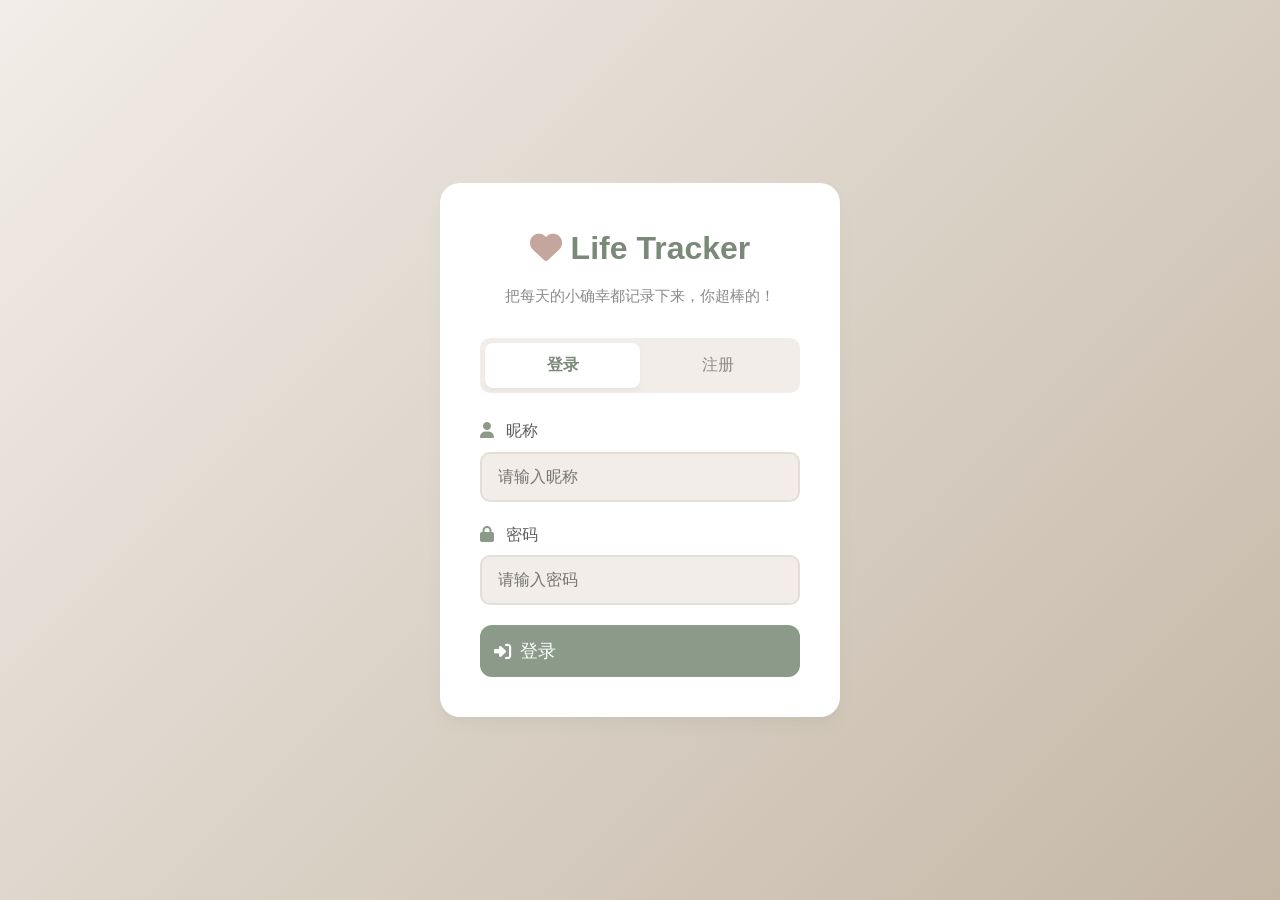
<file: index.html>
<!DOCTYPE html>
<html lang="zh-CN">
<head>
    <meta charset="UTF-8">
    <meta name="viewport" content="width=device-width, initial-scale=1.0">
    <title>Life Tracker - 个人生活记录</title>
    <link rel="stylesheet" href="style.css">
    <link rel="stylesheet" href="https://cdnjs.cloudflare.com/ajax/libs/font-awesome/6.4.0/css/all.min.css">
</head>
<body>
    <script src="app.js"></script>
    <script>
        if (!isLoggedIn()) {
            window.location.href = 'login.html';
        }
    </script>
    <div class="container">
        <header>
            <h1><i class="fas fa-heart"></i> Life Tracker</h1>
            <p>把每天的小确幸都记录下来，你超棒的！</p>
            <div class="user-info">
                <span class="user-welcome">欢迎 <span id="currentUserName"></span></span>
                <button class="btn-logout" onclick="openCloudSyncModal()"><i class="fas fa-cloud-upload-alt"></i> 同步</button>
                <button class="btn-logout" onclick="logout()"><i class="fas fa-sign-out-alt"></i> 退出</button>
            </div>
        </header>

        <nav>
            <ul>
                <li><a href="index.html" class="active"><i class="fas fa-home"></i> 首页</a></li>
                <li><a href="todo.html"><i class="fas fa-check-circle"></i> 待办</a></li>
                <li><a href="schedule.html"><i class="fas fa-clock"></i> 日程</a></li>
                <li><a href="period.html"><i class="fas fa-heartbeat"></i> 生理期</a></li>
                <li><a href="stats.html"><i class="fas fa-chart-bar"></i> 数据统计</a></li>
            </ul>
        </nav>

        <main>
            <!-- Greeting Section -->
            <section class="greeting-section fade-in">
                <div class="greeting-message" id="greetingMessage">今天是幸福的一天！</div>
                <div class="current-date" id="currentDate"></div>
            </section>

            <!-- Timeline Section (2-hour intervals, compact) -->
            <section class="card fade-in">
                <div class="section-header">
                    <h2><i class="fas fa-calendar-day"></i> 今日日程</h2>
                    <button class="btn btn-primary btn-sm" onclick="openScheduleModal()">
                        <i class="fas fa-plus"></i> 添加
                    </button>
                </div>

                <div class="timeline-date-nav">
                    <button class="btn btn-secondary" onclick="changeTimelineDate(-1)">
                        <i class="fas fa-chevron-left"></i>
                    </button>
                    <span class="timeline-current-date" id="timelineCurrentDate"></span>
                    <button class="btn btn-secondary" onclick="changeTimelineDate(1)">
                        <i class="fas fa-chevron-right"></i>
                    </button>
                    <button class="btn btn-primary btn-sm" onclick="goToToday()">今天</button>
                </div>

                <div class="timeline-container">
                    <div class="timeline" id="timelineList">
                    </div>
                </div>
            </section>

            <!-- Today Health Section -->
            <section class="card fade-in">
                <h2 class="card-title"><i class="fas fa-heartbeat"></i> 今天保持健康了吗</h2>
                <div class="feature-grid">
                    <a href="exercise.html" class="feature-card">
                        <div class="feature-icon" style="background: var(--success-color);">
                            <i class="fas fa-running"></i>
                        </div>
                        <h3>运动记录</h3>
                        <p>劳逸结合最重要~</p>
                    </a>
                    <a href="milktea.html" class="feature-card">
                        <div class="feature-icon" style="background: var(--danger-color);">
                            <i class="fas fa-coffee"></i>
                        </div>
                        <h3>奶茶记录</h3>
                        <p>记得少喝奶茶哦~</p>
                    </a>
                    <a href="reading.html" class="feature-card">
                        <div class="feature-icon" style="background: var(--warning-color);">
                            <i class="fas fa-book-open"></i>
                        </div>
                        <h3>读书打卡</h3>
                        <p>书籍是人类进步的阶梯</p>
                    </a>
                </div>
            </section>

            <!-- Mood Journal Section -->
            <section class="card fade-in">
                <div class="section-header">
                    <h2><i class="fas fa-heart"></i> 今日心情</h2>
                    <button class="btn btn-primary btn-sm" onclick="openMoodModal()">
                        <i class="fas fa-edit"></i> 记录心情
                    </button>
                </div>
                <div id="todayMoodContainer">
                    <div class="mood-empty" style="text-align: center; padding: 20px; color: var(--text-secondary);">
                        <i class="fas fa-smile" style="font-size: 2rem; opacity: 0.3;"></i>
                        <p style="margin-top: 10px;">今天的心情怎么样？</p>
                        <button class="btn btn-secondary btn-sm" onclick="openMoodModal()" style="margin-top: 10px;">
                            <i class="fas fa-pen"></i> 写点什么
                        </button>
                    </div>
                </div>
            </section>

            <!-- Todo Section - 今日/明日/本周 -->
            <section class="card fade-in">
                <div class="section-header">
                    <h2><i class="fas fa-check-circle"></i> 待办事项</h2>
                    <a href="todo.html" class="btn btn-primary btn-sm">
                        <i class="fas fa-plus"></i> 查看全部
                    </a>
                </div>
                <div class="filter-tabs">
                    <button class="filter-tab active" data-filter="today" onclick="switchTodoFilter('today')">今日待办</button>
                    <button class="filter-tab" data-filter="tomorrow" onclick="switchTodoFilter('tomorrow')">明日待办</button>
                    <button class="filter-tab" data-filter="week" onclick="switchTodoFilter('week')">本周待办</button>
                </div>
                <div id="todoListContainer">
                </div>
            </section>
        </main>

        <footer>
            <p>Made with <i class="fas fa-heart" style="color: var(--danger-color);"></i> by Life Tracker</p>
        </footer>
    </div>

    <div class="modal" id="scheduleModal">
        <div class="modal-content">
            <div class="modal-header">
                <h3 class="modal-title"><i class="fas fa-plus-circle"></i> 添加日程</h3>
                <button class="modal-close" onclick="closeScheduleModal()">
                    <i class="fas fa-times"></i>
                </button>
            </div>
            <form id="scheduleForm">
                <div class="form-group">
                    <label>日期</label>
                    <input type="date" class="form-control" id="scheduleDate" required>
                </div>
                <div class="form-row">
                    <div class="form-group">
                        <label>开始时间</label>
                        <input type="time" class="form-control" id="scheduleStartTime" required>
                    </div>
                    <div class="form-group">
                        <label>结束时间</label>
                        <input type="time" class="form-control" id="scheduleEndTime">
                    </div>
                </div>
                <div class="form-group">
                    <label>日程名称</label>
                    <input type="text" class="form-control" id="scheduleTitle" placeholder="输入日程名称..." required>
                </div>
                <div class="form-group">
                    <label>地点（可选）</label>
                    <input type="text" class="form-control" id="scheduleLocation" placeholder="输入地点...">
                </div>
                <div class="form-group">
                    <label>分类</label>
                    <div class="category-selector" id="indexCategorySelector">
                        <button type="button" class="category-btn active" data-category="work" style="--cat-color: #E74C3C;">
                            <i class="fas fa-briefcase"></i> 工作
                        </button>
                        <button type="button" class="category-btn" data-category="study" style="--cat-color: #3498DB;">
                            <i class="fas fa-book"></i> 学习
                        </button>
                        <button type="button" class="category-btn" data-category="entertainment" style="--cat-color: #9B59B6;">
                            <i class="fas fa-gamepad"></i> 娱乐
                        </button>
                        <button type="button" class="category-btn" data-category="rest" style="--cat-color: #1ABC9C;">
                            <i class="fas fa-bed"></i> 休息
                        </button>
                        <button type="button" class="category-btn" data-category="travel" style="--cat-color: #F39C12;">
                            <i class="fas fa-plane"></i> 旅游
                        </button>
                        <button type="button" class="category-btn" data-category="exercise" style="--cat-color: #27AE60;">
                            <i class="fas fa-running"></i> 运动
                        </button>
                        <button type="button" class="category-btn" data-category="meal" style="--cat-color: #E67E22;">
                            <i class="fas fa-utensils"></i> 吃饭
                        </button>
                    </div>
                    <input type="hidden" id="scheduleCategory" value="work">
                </div>
                <div style="display: flex; gap: 10px; justify-content: flex-end;">
                    <button type="button" class="btn btn-secondary" onclick="closeScheduleModal()">取消</button>
                    <button type="submit" class="btn btn-primary">添加</button>
                </div>
            </form>
        </div>
    </div>

    <div class="modal" id="cloudSyncModal">
        <div class="modal-content">
            <div class="modal-header">
                <h3 class="modal-title"><i class="fas fa-cloud-upload-alt"></i> 云同步设置</h3>
                <button class="modal-close" onclick="closeCloudSyncModal()">
                    <i class="fas fa-times"></i>
                </button>
            </div>
            <div style="padding: 10px 0;">
                <p style="margin-bottom: 15px; color: var(--text-secondary); font-size: 0.9rem;">
                    使用 JSONBin.io 免费服务实现跨设备同步
                </p>
                <div class="form-group">
                    <label>Bin ID</label>
                    <input type="text" class="form-control" id="cloudBinId" placeholder="请输入您的 Bin ID">
                </div>
                <div class="form-group">
                    <label>API Key</label>
                    <input type="password" class="form-control" id="cloudApiKey" placeholder="请输入您的 API Key">
                </div>
                <div id="cloudSyncStatus" style="margin-bottom: 15px; font-size: 0.85rem;"></div>
                <div style="display: flex; gap: 10px; justify-content: flex-end;">
                    <button type="button" class="btn btn-secondary" onclick="closeCloudSyncModal()">取消</button>
                    <button type="button" class="btn btn-secondary" onclick="loadDataFromCloud()"><i class="fas fa-cloud-download-alt"></i> 从云端下载</button>
                    <button type="button" class="btn btn-primary" onclick="saveCloudSync()"><i class="fas fa-save"></i> 保存并同步</button>
                </div>
            </div>
        </div>
    </div>

    <div class="modal" id="moodModal">
        <div class="modal-content">
            <div class="modal-header">
                <h3 class="modal-title"><i class="fas fa-heart"></i> 记录今日心情</h3>
                <button class="modal-close" onclick="closeMoodModal()">
                    <i class="fas fa-times"></i>
                </button>
            </div>
            <form id="moodForm">
                <div class="form-group">
                    <label>今天的心情</label>
                    <div class="mood-selector">
                        <button type="button" class="mood-option" data-mood="great" onclick="selectMood(this)">
                            😄
                        </button>
                        <button type="button" class="mood-option" data-mood="good" onclick="selectMood(this)">
                            🙂
                        </button>
                        <button type="button" class="mood-option" data-mood="okay" onclick="selectMood(this)">
                            😐
                        </button>
                        <button type="button" class="mood-option" data-mood="bad" onclick="selectMood(this)">
                            😔
                        </button>
                        <button type="button" class="mood-option" data-mood="terrible" onclick="selectMood(this)">
                            😢
                        </button>
                    </div>
                    <input type="hidden" id="moodValue" value="">
                </div>
                <div class="form-group">
                    <label>记录一下</label>
                    <textarea class="form-control" id="moodContent" rows="5" placeholder="今天做了哪些了不起的事情？遇到了什么挫折？有什么感想？"></textarea>
                </div>
                <div style="display: flex; gap: 10px; justify-content: flex-end;">
                    <button type="button" class="btn btn-secondary" onclick="closeMoodModal()">取消</button>
                    <button type="submit" class="btn btn-primary">保存</button>
                </div>
            </form>
        </div>
    </div>

    <script src="app.js"></script>
    <script>
        let currentTimelineDate = getToday();
        let currentTodoFilter = 'today';

        document.addEventListener('DOMContentLoaded', function() {
            loadGreeting();
            loadCurrentDate();
            loadTimeline();
            loadTodos();
            loadTodayMood();
            initIndexCategorySelector();
        });

        function initIndexCategorySelector() {
            const buttons = document.querySelectorAll('#indexCategorySelector .category-btn');
            buttons.forEach(btn => {
                btn.addEventListener('click', function() {
                    buttons.forEach(b => b.classList.remove('active'));
                    this.classList.add('active');
                    document.getElementById('scheduleCategory').value = this.dataset.category;
                });
            });
        }

        function loadGreeting() {
            const greeting = getGreeting();
            document.getElementById('greetingMessage').textContent = greeting;
        }

        function loadCurrentDate() {
            const date = new Date();
            const options = { year: 'numeric', month: 'long', day: 'numeric', weekday: 'long' };
            document.getElementById('currentDate').textContent = date.toLocaleDateString('zh-CN', options);
        }

        function generateTimeline() {
            const schedules = getSchedulesByDate(currentTimelineDate);
            const dateDisplay = document.getElementById('timelineCurrentDate');
            const date = new Date(currentTimelineDate);
            dateDisplay.textContent = date.toLocaleDateString('zh-CN', { month: 'long', day: 'numeric', weekday: 'long' });

            const hourHeight = 60;
            
            let html = `<div class="full-timeline" style="position: relative; min-height: ${24 * hourHeight}px; padding: 10px 0 10px 50px;">`;
            
            for (let h = 0; h < 24; h++) {
                const hourStr = h.toString().padStart(2, '0') + ':00';
                html += `
                    <div style="position: absolute; left: 0; top: ${h * hourHeight}px; width: 45px; text-align: center; font-size: 0.7rem; color: var(--text-secondary);">
                        ${hourStr}
                    </div>
                `;
            }

            if (schedules.length > 0) {
                schedules.forEach((schedule) => {
                    const [startH, startM] = schedule.startTime.split(':').map(Number);
                    const endTime = schedule.endTime ? schedule.endTime : schedule.startTime;
                    const [endH, endM] = endTime.split(':').map(Number);
                    
                    const startTop = startH * hourHeight + (startM / 60) * hourHeight;
                    let endTop = endH * hourHeight + (endM / 60) * hourHeight;
                    if (endTop <= startTop) endTop = startTop + 30;
                    const height = Math.max(endTop - startTop, 40);
                    
                    const cat = SCHEDULE_CATEGORIES[schedule.category] || SCHEDULE_CATEGORIES.work;
                    const timeDisplay = schedule.endTime ? `${schedule.startTime} - ${schedule.endTime}` : schedule.startTime;
                    
                    html += `
                        <div style="position: absolute; top: ${startTop}px; left: 50px; right: 10px; height: ${height}px; background: linear-gradient(135deg, ${cat.color}08 0%, ${cat.color}15 100%); border-left: 3px solid ${cat.color}; border-radius: 8px; padding: 8px 12px; display: flex; flex-direction: column; justify-content: center; box-shadow: 0 2px 6px rgba(0,0,0,0.05);">
                            <div style="display: flex; align-items: center; gap: 8px; margin-bottom: 4px;">
                                <span style="font-size: 0.65rem; font-weight: 600; color: ${cat.color}; background: ${cat.color}15; padding: 2px 6px; border-radius: 4px; white-space: nowrap;">
                                    ${timeDisplay}
                                </span>
                                <span style="font-size: 0.6rem; padding: 2px 6px; background: ${cat.color}; color: white; border-radius: 8px; white-space: nowrap;">
                                    ${cat.label}
                                </span>
                            </div>
                            <div style="display: flex; align-items: flex-start; gap: 10px;">
                                <div style="flex: 1; font-weight: 500; color: var(--text-primary); font-size: 0.85rem; word-break: break-word;">
                                    ${escapeHtml(schedule.title)}
                                </div>
                                ${schedule.location ? `<div style="font-size: 0.7rem; color: var(--text-secondary); white-space: nowrap;"><i class="fas fa-map-marker-alt"></i> ${escapeHtml(schedule.location)}</div>` : ''}
                            </div>
                            <button class="todo-btn delete" onclick="deleteScheduleItem('${schedule.id}')" title="删除" style="position: absolute; top: 6px; right: 6px; padding: 3px 6px; font-size: 0.6rem; opacity: 0.4;">
                                <i class="fas fa-trash"></i>
                            </button>
                        </div>
                    `;
                });
            } else {
                html += '<div style="position: absolute; top: 50%; left: 50%; transform: translate(-50%, 50%); text-align: center; color: var(--text-secondary);">当日暂无日程安排</div>';
            }
            
            html += '</div>';
            return html;
        }

        function loadTimeline() {
            document.getElementById('timelineList').innerHTML = generateTimeline();
        }

        function changeTimelineDate(delta) {
            const date = new Date(currentTimelineDate);
            date.setDate(date.getDate() + delta);
            currentTimelineDate = date.toISOString().split('T')[0];
            loadTimeline();
        }

        function goToToday() {
            currentTimelineDate = getToday();
            loadTimeline();
        }

        function openScheduleModal() {
            document.getElementById('scheduleDate').value = currentTimelineDate;
            document.getElementById('scheduleModal').classList.add('active');
        }

        function closeScheduleModal() {
            document.getElementById('scheduleModal').classList.remove('active');
            document.getElementById('scheduleForm').reset();
            document.querySelectorAll('#indexCategorySelector .category-btn').forEach(b => b.classList.remove('active'));
            document.querySelector('#indexCategorySelector .category-btn[data-category="work"]').classList.add('active');
            document.getElementById('scheduleCategory').value = 'work';
        }

        document.getElementById('scheduleForm').addEventListener('submit', function(e) {
            e.preventDefault();
            const date = document.getElementById('scheduleDate').value;
            const startTime = document.getElementById('scheduleStartTime').value;
            const endTime = document.getElementById('scheduleEndTime').value;
            const title = document.getElementById('scheduleTitle').value.trim();
            const location = document.getElementById('scheduleLocation').value.trim();
            const category = document.getElementById('scheduleCategory').value;
            if (title && date && startTime) {
                addSchedule(date, startTime, endTime, title, location, category);
                closeScheduleModal();
                currentTimelineDate = date;
                loadTimeline();
                showNotification('日程添加成功！');
            }
        });

        function deleteScheduleItem(id) {
            confirmDialog('确定要删除这个日程吗？', () => {
                deleteSchedule(id);
                loadTimeline();
                showNotification('日程已删除');
            });
        }

        function loadTodos() {
            const todos = getTodos();
            const today = getToday();
            const tomorrow = new Date();
            tomorrow.setDate(tomorrow.getDate() + 1);
            const tomorrowStr = tomorrow.toISOString().split('T')[0];

            const weekEnd = new Date();
            weekEnd.setDate(weekEnd.getDate() + 7);
            const weekEndStr = weekEnd.toISOString().split('T')[0];

            let filteredTodos = [];
            if (currentTodoFilter === 'today') {
                filteredTodos = todos.filter(t => t.createdAt.split('T')[0] === today && !t.completed);
            } else if (currentTodoFilter === 'tomorrow') {
                filteredTodos = todos.filter(t => t.createdAt.split('T')[0] === tomorrowStr && !t.completed);
            } else {
                filteredTodos = todos.filter(t => {
                    const todoDate = new Date(t.createdAt);
                    return todoDate >= new Date(today) && todoDate <= new Date(weekEndStr) && !t.completed;
                });
            }

            const container = document.getElementById('todoListContainer');

            if (filteredTodos.length === 0) {
                container.innerHTML = `
                    <div class="empty-state" style="padding: 20px;">
                        <i class="fas fa-clipboard-list" style="font-size: 1.5rem;"></i>
                        <p style="margin-top: 8px; font-size: 0.9rem;">暂无待办</p>
                    </div>
                `;
                return;
            }

            container.innerHTML = `
                <ul class="todo-list">
                    ${filteredTodos.slice(0, 5).map(todo => `
                        <li class="todo-item ${todo.completed ? 'completed' : ''}" data-id="${todo.id}">
                            <div class="todo-checkbox" onclick="toggleTodoItem('${todo.id}')">
                                <i class="fas fa-check"></i>
                            </div>
                            <span class="todo-text">${escapeHtml(todo.text)}</span>
                        </li>
                    `).join('')}
                </ul>
            `;
        }

        function switchTodoFilter(filter) {
            currentTodoFilter = filter;
            document.querySelectorAll('.filter-tab').forEach(tab => {
                tab.classList.remove('active');
                if (tab.dataset.filter === filter) {
                    tab.classList.add('active');
                }
            });
            loadTodos();
        }

        function toggleTodoItem(id) {
            toggleTodo(id);
            loadTodos();
        }

        function escapeHtml(text) {
            const div = document.createElement('div');
            div.textContent = text;
            return div.innerHTML;
        }

        document.getElementById('scheduleModal').addEventListener('click', function(e) {
            if (e.target === this) {
                closeScheduleModal();
            }
        });
    </script>

    <style>
        .timeline-container {
            max-height: 500px;
            overflow-y: auto;
            position: relative;
        }

        .full-timeline {
            position: relative;
        }

        .timeline-hour-row {
            display: flex;
            align-items: center;
        }

        .timeline-hour-label {
            background: var(--bg-color);
        }

        .timeline-hour-content {
            border-left: 1px dashed var(--border-color);
        }

        .timeline-schedule-block {
            z-index: 1;
        }

        .mood-selector {
            display: flex;
            gap: 10px;
            justify-content: center;
            padding: 10px 0;
        }

        .mood-option {
            width: 50px;
            height: 50px;
            border: 2px solid var(--border-color);
            border-radius: 50%;
            background: var(--card-bg);
            font-size: 1.5rem;
            cursor: pointer;
            transition: all 0.3s ease;
        }

        .mood-option:hover {
            transform: scale(1.1);
            border-color: var(--primary-color);
        }

        .mood-option.selected {
            border-color: var(--primary-color);
            background: rgba(102, 126, 234, 0.1);
            transform: scale(1.1);
        }
    </style>
    <script src="app.js"></script>
    <script>
        document.getElementById('currentUserName').textContent = getCurrentUser();

        function openCloudSyncModal() {
            const status = getCloudSyncStatus();
            document.getElementById('cloudBinId').value = status.binId || '';
            document.getElementById('cloudApiKey').value = CloudSync.API_KEY || '';
            updateCloudSyncStatus();
            document.getElementById('cloudSyncModal').classList.add('active');
        }

        function closeCloudSyncModal() {
            document.getElementById('cloudSyncModal').classList.remove('active');
        }

        function updateCloudSyncStatus() {
            const status = getCloudSyncStatus();
            const statusEl = document.getElementById('cloudSyncStatus');
            if (status.configured) {
                statusEl.innerHTML = `<span style="color: #27AE60;"><i class="fas fa-check-circle"></i> 已配置云同步</span>`;
            } else {
                statusEl.innerHTML = `<span style="color: var(--text-secondary);"><i class="fas fa-info-circle"></i> 请先配置云同步服务</span>`;
            }
        }

        function saveCloudSync() {
            const binId = document.getElementById('cloudBinId').value.trim();
            const apiKey = document.getElementById('cloudApiKey').value.trim();
            if (binId && apiKey) {
                setupCloudSync(binId, apiKey);
                syncAllData().then(() => {
                    showNotification('数据已同步到云端！');
                    closeCloudSyncModal();
                });
            } else {
                showNotification('请输入完整的 Bin ID 和 API Key');
            }
        }

        async function loadDataFromCloud() {
            const binId = document.getElementById('cloudBinId').value.trim();
            const apiKey = document.getElementById('cloudApiKey').value.trim();
            if (binId && apiKey) {
                setupCloudSync(binId, apiKey);
                await loadAllDataFromCloud();
                showNotification('数据已从云端下载！');
                closeCloudSyncModal();
                loadTimeline();
                loadTodos();
            } else {
                showNotification('请输入完整的 Bin ID 和 API Key');
            }
        }

        document.getElementById('cloudSyncModal').addEventListener('click', function(e) {
            if (e.target === this) {
                closeCloudSyncModal();
            }
        });

        // Mood Diary Functions
        const MOOD_LABELS = {
            great: '超开心',
            good: '开心',
            okay: '一般',
            bad: '低落',
            terrible: '难过'
        };

        const MOOD_EMOJIS = {
            great: '😄',
            good: '🙂',
            okay: '😐',
            bad: '😔',
            terrible: '😢'
        };

        function openMoodModal() {
            const today = getToday();
            const todayMoods = getMoods().filter(m => m.date === today);
            if (todayMoods.length > 0) {
                const mood = todayMoods[0];
                document.getElementById('moodValue').value = mood.type;
                document.getElementById('moodContent').value = mood.content || '';
                document.querySelectorAll('.mood-option').forEach(btn => {
                    btn.classList.toggle('selected', btn.dataset.mood === mood.type);
                });
            } else {
                document.getElementById('moodForm').reset();
                document.querySelectorAll('.mood-option').forEach(btn => btn.classList.remove('selected'));
                document.getElementById('moodValue').value = '';
            }
            document.getElementById('moodModal').classList.add('active');
        }

        function closeMoodModal() {
            document.getElementById('moodModal').classList.remove('active');
        }

        function selectMood(btn) {
            document.querySelectorAll('.mood-option').forEach(b => b.classList.remove('selected'));
            btn.classList.add('selected');
            document.getElementById('moodValue').value = btn.dataset.mood;
        }

        function loadTodayMood() {
            const today = getToday();
            const todayMoods = getMoods().filter(m => m.date === today);
            const container = document.getElementById('todayMoodContainer');
            
            if (todayMoods.length === 0) {
                container.innerHTML = `
                    <div class="mood-empty" style="text-align: center; padding: 20px; color: var(--text-secondary);">
                        <i class="fas fa-smile" style="font-size: 2rem; opacity: 0.3;"></i>
                        <p style="margin-top: 10px;">今天的心情怎么样？</p>
                        <button class="btn btn-secondary btn-sm" onclick="openMoodModal()" style="margin-top: 10px;">
                            <i class="fas fa-pen"></i> 写点什么
                        </button>
                    </div>
                `;
                return;
            }

            const mood = todayMoods[0];
            const emoji = MOOD_EMOJIS[mood.type] || '😐';
            const label = MOOD_LABELS[mood.type] || '一般';
            
            container.innerHTML = `
                <div class="today-mood-display" style="display: flex; gap: 15px; align-items: flex-start;">
                    <div style="font-size: 3rem;">${emoji}</div>
                    <div style="flex: 1;">
                        <div style="font-weight: 600; color: var(--primary-color); margin-bottom: 5px;">${label}</div>
                        ${mood.content ? `<p style="color: var(--text-secondary); font-size: 0.9rem; line-height: 1.5;">${escapeHtml(mood.content)}</p>` : '<p style="color: var(--text-secondary); font-size: 0.9rem;">还没有写任何内容...</p>'}
                        <button class="btn btn-secondary btn-sm" onclick="openMoodModal()" style="margin-top: 10px;">
                            <i class="fas fa-edit"></i> 编辑
                        </button>
                    </div>
                </div>
            `;
        }

        document.getElementById('moodForm').addEventListener('submit', function(e) {
            e.preventDefault();
            const moodType = document.getElementById('moodValue').value;
            const moodContent = document.getElementById('moodContent').value.trim();
            
            if (!moodType) {
                showNotification('请选择今天的心情');
                return;
            }

            const today = getToday();
            const moods = getMoods();
            const todayIndex = moods.findIndex(m => m.date === today);
            
            if (todayIndex !== -1) {
                moods[todayIndex] = { ...moods[todayIndex], type: moodType, content: moodContent };
            } else {
                moods.push({
                    id: generateId(),
                    date: today,
                    type: moodType,
                    content: moodContent,
                    createdAt: new Date().toISOString()
                });
            }
            
            saveMoods(moods);
            closeMoodModal();
            loadTodayMood();
            showNotification('心情已保存！');
        });

        document.getElementById('moodModal').addEventListener('click', function(e) {
            if (e.target === this) {
                closeMoodModal();
            }
        });

        function escapeHtml(text) {
            const div = document.createElement('div');
            div.textContent = text;
            return div.innerHTML;
        }
    </script>
</body>
</html>
</file>
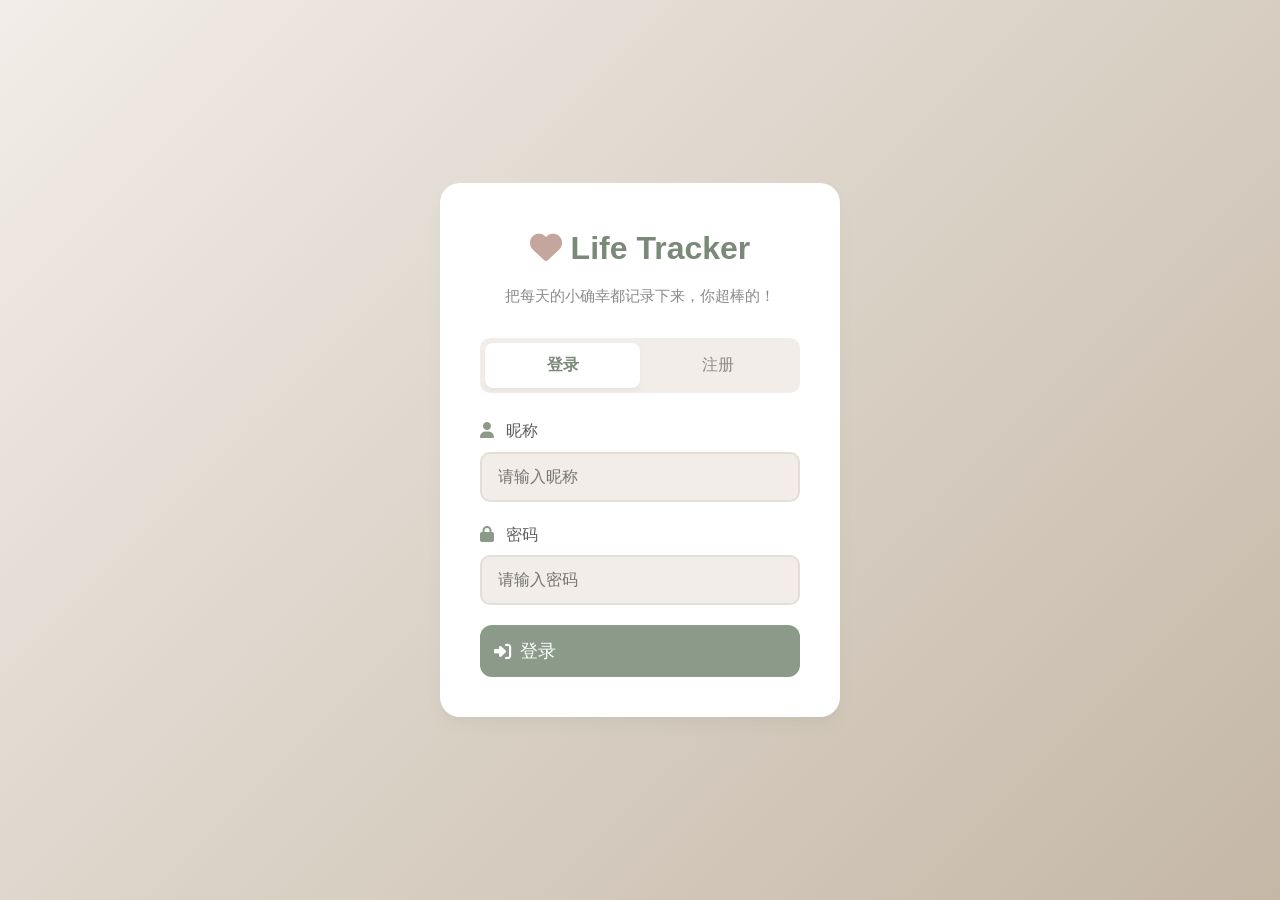
<file: diary.html>
<!DOCTYPE html>
<html lang="zh-CN">
<head>
    <meta charset="UTF-8">
    <meta name="viewport" content="width=device-width, initial-scale=1.0">
    <title>心情日记 - Life Tracker</title>
    <link rel="stylesheet" href="style.css">
    <link rel="stylesheet" href="https://cdnjs.cloudflare.com/ajax/libs/font-awesome/6.4.0/css/all.min.css">
</head>
<body>
    <script src="app.js"></script>
    <script>
        if (!isLoggedIn()) {
            window.location.href = 'login.html';
        }
    </script>
    <div class="container">
        <header>
            <h1><i class="fas fa-book"></i> 心情日记</h1>
            <p>记录每一天的心情与故事</p>
            <div class="user-info">
                <span class="user-welcome">欢迎 <span id="currentUserName"></span></span>
                <button class="btn-logout" onclick="logout()"><i class="fas fa-sign-out-alt"></i> 退出</button>
            </div>
        </header>

        <nav>
            <ul>
                <li><a href="index.html"><i class="fas fa-home"></i> 首页</a></li>
                <li><a href="todo.html"><i class="fas fa-check-circle"></i> 待办</a></li>
                <li><a href="schedule.html"><i class="fas fa-clock"></i> 日程</a></li>
                <li><a href="period.html"><i class="fas fa-heartbeat"></i> 生理期</a></li>
                <li><a href="stats.html"><i class="fas fa-chart-bar"></i> 数据统计</a></li>
            </ul>
        </nav>

        <main>
            <!-- Stats -->
            <section class="stats-container fade-in">
                <div class="stat-card">
                    <div class="stat-number" id="totalDiaries">0</div>
                    <div class="stat-label">日记总数</div>
                </div>
                <div class="stat-card">
                    <div class="stat-number" id="thisMonthDiaries">0</div>
                    <div class="stat-label">本月日记</div>
                </div>
                <div class="stat-card">
                    <div class="stat-number" id="dominantMood" style="font-size: 2rem;">-</div>
                    <div class="stat-label">主要心情</div>
                </div>
            </section>

            <!-- Write Diary -->
            <section class="card fade-in">
                <h2 class="card-title"><i class="fas fa-pen"></i> 写日记</h2>
                <form id="diaryForm">
                    <div class="form-group">
                        <label>今天心情如何？</label>
                        <div class="mood-selector" id="moodSelector">
                            <div class="mood-option" data-mood="happy" title="开心">
                                <span>😊</span>
                            </div>
                            <div class="mood-option" data-mood="excited" title="兴奋">
                                <span>🤩</span>
                            </div>
                            <div class="mood-option" data-mood="calm" title="平静">
                                <span>😌</span>
                            </div>
                            <div class="mood-option" data-mood="grateful" title="感恩">
                                <span>🙏</span>
                            </div>
                            <div class="mood-option" data-mood="tired" title="疲惫">
                                <span>😴</span>
                            </div>
                            <div class="mood-option" data-mood="sad" title="难过">
                                <span>😢</span>
                            </div>
                            <div class="mood-option" data-mood="anxious" title="焦虑">
                                <span>😰</span>
                            </div>
                            <div class="mood-option" data-mood="angry" title="生气">
                                <span>😠</span>
                            </div>
                        </div>
                        <input type="hidden" id="selectedMood" value="happy">
                    </div>
                    <div class="form-group">
                        <label>记录今天的故事</label>
                        <textarea class="form-control" id="diaryContent" rows="6" placeholder="写下今天发生的事情、感受和想法..." required></textarea>
                    </div>
                    <button type="submit" class="btn btn-primary">
                        <i class="fas fa-save"></i> 保存日记
                    </button>
                </form>
            </section>

            <!-- Diary List -->
            <section class="card fade-in">
                <h2 class="card-title"><i class="fas fa-history"></i> 日记历史</h2>
                <ul class="diary-list" id="diaryList">
                    <!-- Diaries will be rendered here -->
                </ul>

                <div id="emptyState" class="empty-state" style="display: none;">
                    <i class="fas fa-book-open"></i>
                    <h3>还没有日记</h3>
                    <p>写下你的第一篇日记吧！</p>
                </div>
            </section>
        </main>

        <footer>
            <p>Made with <i class="fas fa-heart" style="color: #f56565;"></i> by Life Tracker</p>
        </footer>
    </div>

    <!-- View Modal -->
    <div class="modal" id="viewModal">
        <div class="modal-content">
            <div class="modal-header">
                <h3 class="modal-title"><i class="fas fa-book-open"></i> 日记详情</h3>
                <button class="modal-close" onclick="closeViewModal()">
                    <i class="fas fa-times"></i>
                </button>
            </div>
            <div id="viewContent">
                <!-- Content will be rendered here -->
            </div>
        </div>
    </div>

    <!-- Edit Modal -->
    <div class="modal" id="editModal">
        <div class="modal-content">
            <div class="modal-header">
                <h3 class="modal-title"><i class="fas fa-edit"></i> 编辑日记</h3>
                <button class="modal-close" onclick="closeEditModal()">
                    <i class="fas fa-times"></i>
                </button>
            </div>
            <form id="editForm">
                <div class="form-group">
                    <label>心情</label>
                    <div class="mood-selector" id="editMoodSelector">
                        <div class="mood-option" data-mood="happy" title="开心">
                            <span>😊</span>
                        </div>
                        <div class="mood-option" data-mood="excited" title="兴奋">
                            <span>🤩</span>
                        </div>
                        <div class="mood-option" data-mood="calm" title="平静">
                            <span>😌</span>
                        </div>
                        <div class="mood-option" data-mood="grateful" title="感恩">
                            <span>🙏</span>
                        </div>
                        <div class="mood-option" data-mood="tired" title="疲惫">
                            <span>😴</span>
                        </div>
                        <div class="mood-option" data-mood="sad" title="难过">
                            <span>😢</span>
                        </div>
                        <div class="mood-option" data-mood="anxious" title="焦虑">
                            <span>😰</span>
                        </div>
                        <div class="mood-option" data-mood="angry" title="生气">
                            <span>😠</span>
                        </div>
                    </div>
                    <input type="hidden" id="editSelectedMood" value="happy">
                </div>
                <div class="form-group">
                    <label>内容</label>
                    <textarea class="form-control" id="editContent" rows="6" required></textarea>
                </div>
                <input type="hidden" id="editId">
                <div style="display: flex; gap: 10px; justify-content: flex-end;">
                    <button type="button" class="btn btn-secondary" onclick="closeEditModal()">取消</button>
                    <button type="submit" class="btn btn-primary">保存修改</button>
                </div>
            </form>
        </div>
    </div>

    <script src="app.js"></script>
    <script>
        let selectedMood = 'happy';
        let editSelectedMood = 'happy';

        document.addEventListener('DOMContentLoaded', function() {
            renderDiaries();
            updateStats();
            setupMoodSelector();

            // Form submission
            document.getElementById('diaryForm').addEventListener('submit', function(e) {
                e.preventDefault();
                
                const content = document.getElementById('diaryContent').value.trim();
                const mood = document.getElementById('selectedMood').value;
                
                if (content) {
                    addDiary(content, mood);
                    
                    // Reset form
                    document.getElementById('diaryContent').value = '';
                    selectMood('happy', 'moodSelector', 'selectedMood');
                    
                    renderDiaries();
                    updateStats();
                    showNotification('日记保存成功！');
                }
            });

            // Edit form submission
            document.getElementById('editForm').addEventListener('submit', function(e) {
                e.preventDefault();
                
                const id = document.getElementById('editId').value;
                const updates = {
                    content: document.getElementById('editContent').value.trim(),
                    mood: document.getElementById('editSelectedMood').value
                };
                
                if (updates.content) {
                    updateDiary(id, updates);
                    closeEditModal();
                    renderDiaries();
                    updateStats();
                    showNotification('日记更新成功！');
                }
            });
        });

        function setupMoodSelector() {
            // Main mood selector
            document.querySelectorAll('#moodSelector .mood-option').forEach(option => {
                option.addEventListener('click', function() {
                    const mood = this.dataset.mood;
                    selectMood(mood, 'moodSelector', 'selectedMood');
                });
            });

            // Edit mood selector
            document.querySelectorAll('#editMoodSelector .mood-option').forEach(option => {
                option.addEventListener('click', function() {
                    const mood = this.dataset.mood;
                    selectMood(mood, 'editMoodSelector', 'editSelectedMood');
                });
            });

            // Select default mood
            selectMood('happy', 'moodSelector', 'selectedMood');
        }

        function selectMood(mood, selectorId, inputId) {
            const selector = document.getElementById(selectorId);
            const input = document.getElementById(inputId);
            
            selector.querySelectorAll('.mood-option').forEach(opt => {
                opt.classList.remove('selected');
            });
            
            const selected = selector.querySelector(`[data-mood="${mood}"]`);
            if (selected) {
                selected.classList.add('selected');
                input.value = mood;
            }
        }

        function renderDiaries() {
            const diaryList = document.getElementById('diaryList');
            const emptyState = document.getElementById('emptyState');
            const diaries = getDiaries();

            if (diaries.length === 0) {
                diaryList.innerHTML = '';
                emptyState.style.display = 'block';
                return;
            }

            emptyState.style.display = 'none';
            diaryList.innerHTML = diaries.map(diary => {
                const moodData = MOODS[diary.mood] || MOODS.happy;
                const preview = diary.content.substring(0, 100) + (diary.content.length > 100 ? '...' : '');
                
                return `
                    <li class="diary-item" data-id="${diary.id}">
                        <div class="diary-mood">${moodData.emoji}</div>
                        <div class="diary-date">
                            <i class="fas fa-calendar"></i>
                            ${formatDate(diary.createdAt)}
                            <span style="margin-left: 10px; color: var(--text-secondary);">
                                ${formatDateTime(diary.createdAt).split(' ')[1]}
                            </span>
                        </div>
                        <div class="diary-content">${escapeHtml(preview)}</div>
                        <div class="diary-actions">
                            <button class="btn btn-sm btn-primary" onclick="viewDiary('${diary.id}')">
                                <i class="fas fa-eye"></i> 查看
                            </button>
                            <button class="btn btn-sm btn-warning" onclick="openEditModal('${diary.id}')">
                                <i class="fas fa-edit"></i> 编辑
                            </button>
                            <button class="btn btn-sm btn-danger" onclick="deleteDiaryItem('${diary.id}')">
                                <i class="fas fa-trash"></i> 删除
                            </button>
                        </div>
                    </li>
                `;
            }).join('');
        }

        function viewDiary(id) {
            const diary = getDiaries().find(d => d.id === id);
            if (!diary) return;

            const moodData = MOODS[diary.mood] || MOODS.happy;
            
            document.getElementById('viewContent').innerHTML = `
                <div style="margin-bottom: 20px;">
                    <div style="display: flex; align-items: center; gap: 10px; margin-bottom: 15px; color: var(--text-secondary);">
                        <i class="fas fa-calendar"></i>
                        <span>${formatDateTime(diary.createdAt)}</span>
                    </div>
                    <div style="display: flex; align-items: center; gap: 10px; margin-bottom: 20px;">
                        <span style="font-size: 2rem;">${moodData.emoji}</span>
                        <span style="font-weight: 600; color: var(--text-primary);">${moodData.label}</span>
                    </div>
                </div>
                <div class="diary-content" style="background: var(--bg-color); padding: 20px; border-radius: 12px; line-height: 1.8;">
                    ${escapeHtml(diary.content).replace(/\n/g, '<br>')}
                </div>
            `;
            
            document.getElementById('viewModal').classList.add('active');
        }

        function openEditModal(id) {
            const diary = getDiaries().find(d => d.id === id);
            if (!diary) return;

            document.getElementById('editContent').value = diary.content;
            document.getElementById('editId').value = id;
            selectMood(diary.mood, 'editMoodSelector', 'editSelectedMood');
            
            document.getElementById('editModal').classList.add('active');
        }

        function closeViewModal() {
            document.getElementById('viewModal').classList.remove('active');
        }

        function closeEditModal() {
            document.getElementById('editModal').classList.remove('active');
        }

        function deleteDiaryItem(id) {
            confirmDialog('确定要删除这篇日记吗？删除后无法恢复。', () => {
                deleteDiary(id);
                renderDiaries();
                updateStats();
                showNotification('日记已删除');
            });
        }

        function updateStats() {
            const stats = getDiaryStats();
            document.getElementById('totalDiaries').textContent = stats.total;
            document.getElementById('thisMonthDiaries').textContent = stats.thisMonth;
            
            const moodEl = document.getElementById('dominantMood');
            if (stats.dominantMood) {
                moodEl.textContent = stats.dominantMood.emoji;
                moodEl.title = stats.dominantMood.label;
            } else {
                moodEl.textContent = '-';
                moodEl.title = '';
            }
        }

        function escapeHtml(text) {
            const div = document.createElement('div');
            div.textContent = text;
            return div.innerHTML;
        }

        // Close modals when clicking outside
        document.getElementById('viewModal').addEventListener('click', function(e) {
            if (e.target === this) {
                closeViewModal();
            }
        });

        document.getElementById('editModal').addEventListener('click', function(e) {
            if (e.target === this) {
                closeEditModal();
            }
        });
    </script>
    <script>
        document.getElementById('currentUserName').textContent = getCurrentUser();
    </script>
</body>
</html>
</file>
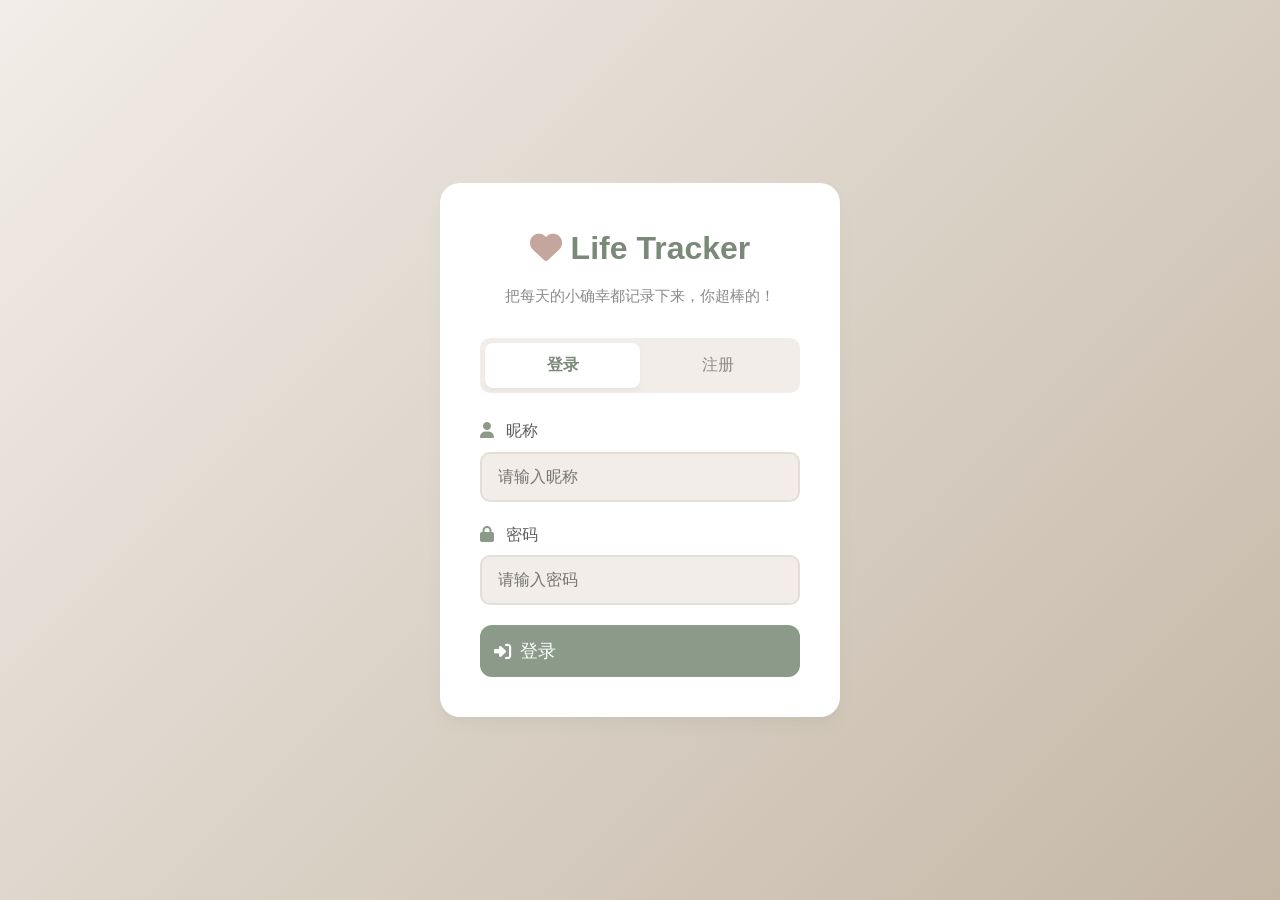
<file: exercise.html>
<!DOCTYPE html>
<html lang="zh-CN">
<head>
    <meta charset="UTF-8">
    <meta name="viewport" content="width=device-width, initial-scale=1.0">
    <title>运动记录 - Life Tracker</title>
    <link rel="stylesheet" href="style.css">
    <link rel="stylesheet" href="https://cdnjs.cloudflare.com/ajax/libs/font-awesome/6.4.0/css/all.min.css">
</head>
<body>
    <script src="app.js"></script>
    <script>
        if (!isLoggedIn()) {
            window.location.href = 'login.html';
        }
    </script>
    <div class="container">
        <header>
            <h1><i class="fas fa-running"></i> 运动记录</h1>
            <p>追踪你的每一次运动</p>
            <div class="user-info">
                <span class="user-welcome">欢迎 <span id="currentUserName"></span></span>
                <button class="btn-logout" onclick="logout()"><i class="fas fa-sign-out-alt"></i> 退出</button>
            </div>
        </header>

        <nav>
            <ul>
                <li><a href="index.html"><i class="fas fa-home"></i> 首页</a></li>
                <li><a href="todo.html"><i class="fas fa-check-circle"></i> 待办</a></li>
                <li><a href="schedule.html"><i class="fas fa-clock"></i> 日程</a></li>
                <li><a href="period.html"><i class="fas fa-heartbeat"></i> 生理期</a></li>
                <li><a href="stats.html"><i class="fas fa-chart-bar"></i> 数据统计</a></li>
            </ul>
        </nav>

        <main>
            <section class="card fade-in">
                <h2 class="card-title"><i class="fas fa-chart-bar"></i> 运动统计</h2>
                <div class="exercise-stats-grid">
                    <div class="exercise-stat-card">
                        <div class="exercise-stat-number" id="weekCount">0</div>
                        <div class="exercise-stat-label">本周运动次数</div>
                    </div>
                    <div class="exercise-stat-card">
                        <div class="exercise-stat-number" id="monthCount">0</div>
                        <div class="exercise-stat-label">本月运动次数</div>
                    </div>
                    <div class="exercise-stat-card">
                        <div class="exercise-stat-number" id="weekMinutes">0</div>
                        <div class="exercise-stat-label">本周时长(分钟)</div>
                    </div>
                    <div class="exercise-stat-card">
                        <div class="exercise-stat-number" id="monthMinutes">0</div>
                        <div class="exercise-stat-label">本月时长(分钟)</div>
                    </div>
                </div>
            </section>

            <section class="card fade-in">
                <h2 class="card-title"><i class="fas fa-plus-circle"></i> 记录运动</h2>
                <form id="exerciseForm">
                    <div class="form-group">
                        <label>运动类型</label>
                        <div class="exercise-type-selector" id="exerciseTypeSelector">
                        </div>
                        <input type="hidden" id="selectedType" value="跑步">
                    </div>
                    <div class="form-group">
                        <label>持续时间（分钟）</label>
                        <input type="number" class="form-control" id="exerciseDuration" placeholder="输入运动时长..." min="1" required>
                    </div>
                    <div class="form-group">
                        <label>日期</label>
                        <input type="date" class="form-control" id="exerciseDate">
                    </div>
                    <button type="submit" class="btn btn-primary">
                        <i class="fas fa-save"></i> 保存记录
                    </button>
                </form>
            </section>

            <section class="card fade-in">
                <div class="section-header">
                    <h2><i class="fas fa-history"></i> 运动历史</h2>
                </div>
                <div id="exerciseHistory">
                </div>
            </section>
        </main>

        <footer>
            <p>Made with <i class="fas fa-heart" style="color: var(--danger-color);"></i> by Life Tracker</p>
        </footer>
    </div>

    <script src="app.js"></script>
    <script>
        let selectedType = '跑步';

        document.addEventListener('DOMContentLoaded', function() {
            initTypeSelector();
            loadStats();
            loadHistory();
        });

        function initTypeSelector() {
            const container = document.getElementById('exerciseTypeSelector');
            container.innerHTML = EXERCISE_TYPES.map(type => `
                <button type="button" class="exercise-type-btn ${type === selectedType ? 'active' : ''}" data-type="${type}">
                    ${type}
                </button>
            `).join('');

            container.querySelectorAll('.exercise-type-btn').forEach(btn => {
                btn.addEventListener('click', function() {
                    container.querySelectorAll('.exercise-type-btn').forEach(b => b.classList.remove('active'));
                    this.classList.add('active');
                    selectedType = this.dataset.type;
                    document.getElementById('selectedType').value = selectedType;
                });
            });

            document.getElementById('exerciseDate').value = getToday();
        }

        function loadStats() {
            const weekStats = getExerciseStats('week');
            const monthStats = getExerciseStats('month');

            document.getElementById('weekCount').textContent = weekStats.count;
            document.getElementById('monthCount').textContent = monthStats.count;
            document.getElementById('weekMinutes').textContent = weekStats.totalMinutes;
            document.getElementById('monthMinutes').textContent = monthStats.totalMinutes;
        }

        function loadHistory() {
            const exercises = getExercises().slice(0, 20);
            const container = document.getElementById('exerciseHistory');

            if (exercises.length === 0) {
                container.innerHTML = `
                    <div class="empty-state">
                        <i class="fas fa-running"></i>
                        <h3>暂无运动记录</h3>
                        <p>开始记录你的运动吧！</p>
                    </div>
                `;
                return;
            }

            container.innerHTML = exercises.map(ex => `
                <div class="exercise-history-item">
                    <div class="exercise-history-info">
                        <span class="exercise-history-type">${ex.type}</span>
                        <span class="exercise-history-duration">${ex.duration} 分钟</span>
                    </div>
                    <div style="display: flex; align-items: center; gap: 15px;">
                        <span class="exercise-history-date">${formatDate(ex.date)}</span>
                        <button class="todo-btn delete" onclick="deleteExerciseRecord('${ex.id}')" title="删除">
                            <i class="fas fa-trash"></i>
                        </button>
                    </div>
                </div>
            `).join('');
        }

        document.getElementById('exerciseForm').addEventListener('submit', function(e) {
            e.preventDefault();
            
            const type = selectedType;
            const duration = document.getElementById('exerciseDuration').value;
            const date = document.getElementById('exerciseDate').value;

            if (type && duration && date) {
                addExercise(type, duration, date);
                document.getElementById('exerciseDuration').value = '';
                loadStats();
                loadHistory();
                showNotification('运动记录保存成功！');
            }
        });

        function deleteExerciseRecord(id) {
            confirmDialog('确定要删除这条运动记录吗？', () => {
                deleteExercise(id);
                loadStats();
                loadHistory();
                showNotification('记录已删除');
            });
        }
    </script>
    <script>
        document.getElementById('currentUserName').textContent = getCurrentUser();
    </script>
</body>
</html>
</file>
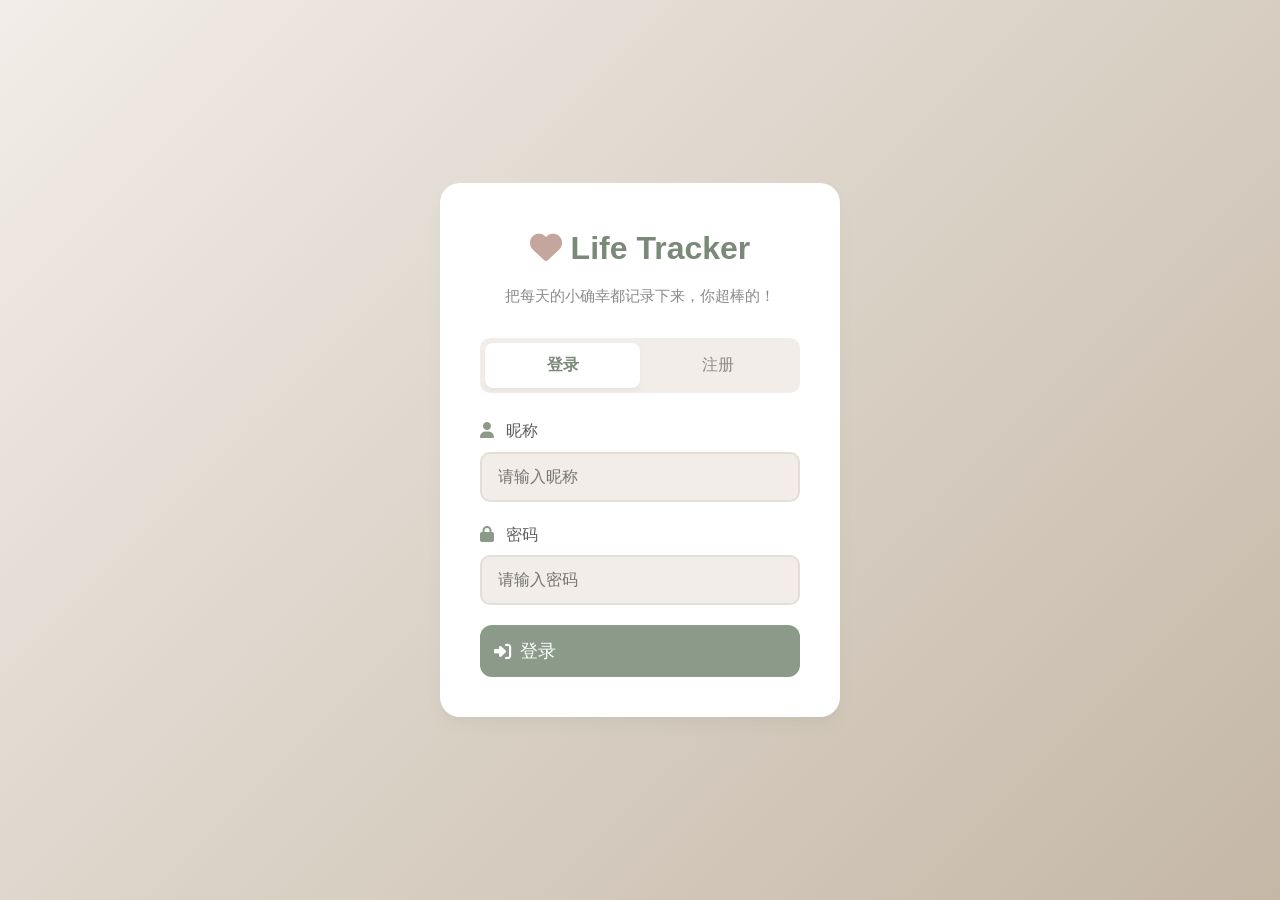
<file: goal.html>
<!DOCTYPE html>
<html lang="zh-CN">
<head>
    <meta charset="UTF-8">
    <meta name="viewport" content="width=device-width, initial-scale=1.0">
    <title>小目标 - Life Tracker</title>
    <link rel="stylesheet" href="style.css">
    <link rel="stylesheet" href="https://cdnjs.cloudflare.com/ajax/libs/font-awesome/6.4.0/css/all.min.css">
</head>
<body>
    <script src="app.js"></script>
    <script>
        if (!isLoggedIn()) {
            window.location.href = 'login.html';
        }
    </script>
    <div class="container">
        <header>
            <h1><i class="fas fa-bullseye"></i> 小目标管理</h1>
            <p>设定目标，追踪进度，实现梦想</p>
            <div class="user-info">
                <span class="user-welcome">欢迎 <span id="currentUserName"></span></span>
                <button class="btn-logout" onclick="logout()"><i class="fas fa-sign-out-alt"></i> 退出</button>
            </div>
        </header>

        <nav>
            <ul>
                <li><a href="index.html"><i class="fas fa-home"></i> 首页</a></li>
                <li><a href="todo.html"><i class="fas fa-check-circle"></i> 待办</a></li>
                <li><a href="schedule.html"><i class="fas fa-clock"></i> 日程</a></li>
                <li><a href="period.html"><i class="fas fa-heartbeat"></i> 生理期</a></li>
                <li><a href="stats.html"><i class="fas fa-chart-bar"></i> 数据统计</a></li>
            </ul>
        </nav>

        <main>
            <!-- Stats -->
            <section class="stats-container fade-in">
                <div class="stat-card">
                    <div class="stat-number" id="totalGoals">0</div>
                    <div class="stat-label">全部目标</div>
                </div>
                <div class="stat-card">
                    <div class="stat-number" id="completedGoals">0</div>
                    <div class="stat-label">已完成</div>
                </div>
                <div class="stat-card">
                    <div class="stat-number" id="inProgressGoals">0</div>
                    <div class="stat-label">进行中</div>
                </div>
                <div class="stat-card">
                    <div class="stat-number" id="avgProgress">0%</div>
                    <div class="stat-label">平均进度</div>
                </div>
            </section>

            <!-- Add Goal -->
            <section class="card fade-in">
                <h2 class="card-title"><i class="fas fa-plus-circle"></i> 添加新目标</h2>
                <form id="goalForm">
                    <div class="form-group">
                        <label>目标标题</label>
                        <input type="text" class="form-control" id="goalTitle" placeholder="输入目标标题..." required>
                    </div>
                    <div class="form-group">
                        <label>目标描述（可选）</label>
                        <textarea class="form-control" id="goalDescription" placeholder="描述一下你的目标..."></textarea>
                    </div>
                    <div class="form-group">
                        <label>目标日期（可选）</label>
                        <input type="date" class="form-control" id="goalDate">
                    </div>
                    <button type="submit" class="btn btn-primary">
                        <i class="fas fa-plus"></i> 添加目标
                    </button>
                </form>
            </section>

            <!-- Goals List -->
            <section class="card fade-in">
                <h2 class="card-title"><i class="fas fa-list"></i> 我的目标</h2>
                <ul class="goal-list" id="goalList">
                    <!-- Goals will be rendered here -->
                </ul>

                <div id="emptyState" class="empty-state" style="display: none;">
                    <i class="fas fa-mountain"></i>
                    <h3>还没有目标</h3>
                    <p>设定你的第一个小目标吧！</p>
                </div>
            </section>
        </main>

        <footer>
            <p>Made with <i class="fas fa-heart" style="color: #f56565;"></i> by Life Tracker</p>
        </footer>
    </div>

    <!-- Edit Modal -->
    <div class="modal" id="editModal">
        <div class="modal-content">
            <div class="modal-header">
                <h3 class="modal-title"><i class="fas fa-edit"></i> 编辑目标</h3>
                <button class="modal-close" onclick="closeEditModal()">
                    <i class="fas fa-times"></i>
                </button>
            </div>
            <form id="editForm">
                <div class="form-group">
                    <label>目标标题</label>
                    <input type="text" class="form-control" id="editTitle" required>
                </div>
                <div class="form-group">
                    <label>目标描述</label>
                    <textarea class="form-control" id="editDescription"></textarea>
                </div>
                <div class="form-group">
                    <label>目标日期</label>
                    <input type="date" class="form-control" id="editDate">
                </div>
                <div class="form-group">
                    <label>当前进度</label>
                    <div class="progress-input">
                        <input type="range" id="editProgress" min="0" max="100" value="0">
                        <span class="progress-value" id="editProgressValue">0%</span>
                    </div>
                </div>
                <input type="hidden" id="editId">
                <div style="display: flex; gap: 10px; justify-content: flex-end;">
                    <button type="button" class="btn btn-secondary" onclick="closeEditModal()">取消</button>
                    <button type="submit" class="btn btn-primary">保存修改</button>
                </div>
            </form>
        </div>
    </div>

    <script src="app.js"></script>
    <script>
        document.addEventListener('DOMContentLoaded', function() {
            renderGoals();
            updateStats();

            // Set default date to 30 days from now
            const defaultDate = new Date();
            defaultDate.setDate(defaultDate.getDate() + 30);
            document.getElementById('goalDate').value = defaultDate.toISOString().split('T')[0];

            // Form submission
            document.getElementById('goalForm').addEventListener('submit', function(e) {
                e.preventDefault();
                
                const title = document.getElementById('goalTitle').value.trim();
                const description = document.getElementById('goalDescription').value.trim();
                const targetDate = document.getElementById('goalDate').value;
                
                if (title) {
                    addGoal(title, description, targetDate);
                    
                    // Reset form
                    document.getElementById('goalTitle').value = '';
                    document.getElementById('goalDescription').value = '';
                    
                    renderGoals();
                    updateStats();
                    showNotification('目标添加成功！加油！💪');
                }
            });

            // Edit form submission
            document.getElementById('editForm').addEventListener('submit', function(e) {
                e.preventDefault();
                
                const id = document.getElementById('editId').value;
                const updates = {
                    title: document.getElementById('editTitle').value.trim(),
                    description: document.getElementById('editDescription').value.trim(),
                    targetDate: document.getElementById('editDate').value,
                    progress: parseInt(document.getElementById('editProgress').value)
                };
                
                if (updates.title) {
                    updateGoal(id, updates);
                    closeEditModal();
                    renderGoals();
                    updateStats();
                    showNotification('目标更新成功！');
                }
            });

            // Progress slider
            document.getElementById('editProgress').addEventListener('input', function() {
                document.getElementById('editProgressValue').textContent = this.value + '%';
            });
        });

        function renderGoals() {
            const goalList = document.getElementById('goalList');
            const emptyState = document.getElementById('emptyState');
            const goals = getGoals();

            // Sort: in-progress first, then by progress
            goals.sort((a, b) => {
                if (a.progress === 100 && b.progress !== 100) return 1;
                if (a.progress !== 100 && b.progress === 100) return -1;
                return b.progress - a.progress;
            });

            if (goals.length === 0) {
                goalList.innerHTML = '';
                emptyState.style.display = 'block';
                return;
            }

            emptyState.style.display = 'none';
            goalList.innerHTML = goals.map(goal => {
                const daysLeft = goal.targetDate ? calculateDaysLeft(goal.targetDate) : null;
                const progressColor = goal.progress === 100 ? '#48bb78' : 
                                     goal.progress >= 70 ? '#667eea' : 
                                     goal.progress >= 40 ? '#ed8936' : '#f56565';
                
                return `
                    <li class="goal-item" data-id="${goal.id}">
                        <div class="goal-header">
                            <div>
                                <div class="goal-title">${escapeHtml(goal.title)}</div>
                                ${goal.description ? `<div class="goal-description">${escapeHtml(goal.description)}</div>` : ''}
                                ${goal.targetDate ? `
                                    <div style="font-size: 0.85rem; color: var(--text-secondary); margin-top: 8px;">
                                        <i class="fas fa-calendar-alt"></i> 
                                        ${formatDate(goal.targetDate)}
                                        ${daysLeft !== null ? `<span style="margin-left: 10px; color: ${daysLeft < 0 ? '#f56565' : daysLeft < 7 ? '#ed8936' : '#48bb78'}">(${daysLeft < 0 ? '已过期' : '还剩 ' + daysLeft + ' 天'})</span>` : ''}
                                    </div>
                                ` : ''}
                            </div>
                            <div class="todo-actions">
                                <button class="todo-btn edit" onclick="openEditModal('${goal.id}')" title="编辑">
                                    <i class="fas fa-edit"></i>
                                </button>
                                <button class="todo-btn delete" onclick="deleteGoalItem('${goal.id}')" title="删除">
                                    <i class="fas fa-trash"></i>
                                </button>
                            </div>
                        </div>
                        <div class="goal-progress-container">
                            <div class="goal-progress-bar">
                                <div class="goal-progress-fill" style="width: ${goal.progress}%; background: ${progressColor};"></div>
                            </div>
                            <div class="goal-progress-text">
                                <span>进度</span>
                                <span style="color: ${progressColor}; font-weight: 600;">${goal.progress}%</span>
                            </div>
                        </div>
                        ${goal.progress < 100 ? `
                            <div class="goal-actions">
                                <button class="btn btn-sm btn-primary" onclick="quickUpdateProgress('${goal.id}', ${Math.min(goal.progress + 10, 100)})">
                                    <i class="fas fa-plus"></i> 增加10%
                                </button>
                                <button class="btn btn-sm btn-success" onclick="quickUpdateProgress('${goal.id}', 100)">
                                    <i class="fas fa-check"></i> 完成目标
                                </button>
                            </div>
                        ` : `
                            <div class="goal-actions">
                                <span style="color: #48bb78; font-weight: 600;">
                                    <i class="fas fa-trophy"></i> 目标已完成！🎉
                                </span>
                            </div>
                        `}
                    </li>
                `;
            }).join('');
        }

        function quickUpdateProgress(id, progress) {
            updateGoalProgress(id, progress);
            renderGoals();
            updateStats();
            
            if (progress === 100) {
                showNotification('恭喜！目标已完成！🎉🎉🎉');
            } else {
                showNotification(`进度更新为 ${progress}%`);
            }
        }

        function deleteGoalItem(id) {
            confirmDialog('确定要删除这个目标吗？', () => {
                deleteGoal(id);
                renderGoals();
                updateStats();
                showNotification('目标已删除');
            });
        }

        function openEditModal(id) {
            const goal = getGoals().find(g => g.id === id);
            if (goal) {
                document.getElementById('editTitle').value = goal.title;
                document.getElementById('editDescription').value = goal.description || '';
                document.getElementById('editDate').value = goal.targetDate || '';
                document.getElementById('editProgress').value = goal.progress;
                document.getElementById('editProgressValue').textContent = goal.progress + '%';
                document.getElementById('editId').value = id;
                document.getElementById('editModal').classList.add('active');
            }
        }

        function closeEditModal() {
            document.getElementById('editModal').classList.remove('active');
        }

        function updateStats() {
            const stats = getGoalStats();
            document.getElementById('totalGoals').textContent = stats.total;
            document.getElementById('completedGoals').textContent = stats.completed;
            document.getElementById('inProgressGoals').textContent = stats.inProgress;
            document.getElementById('avgProgress').textContent = stats.avgProgress + '%';
        }

        function calculateDaysLeft(targetDate) {
            const target = new Date(targetDate);
            const today = new Date();
            today.setHours(0, 0, 0, 0);
            target.setHours(0, 0, 0, 0);
            const diffTime = target - today;
            const diffDays = Math.ceil(diffTime / (1000 * 60 * 60 * 24));
            return diffDays;
        }

        function escapeHtml(text) {
            const div = document.createElement('div');
            div.textContent = text;
            return div.innerHTML;
        }

        // Close modal when clicking outside
        document.getElementById('editModal').addEventListener('click', function(e) {
            if (e.target === this) {
                closeEditModal();
            }
        });
    </script>
    <script>
        document.getElementById('currentUserName').textContent = getCurrentUser();
    </script>
</body>
</html>
</file>
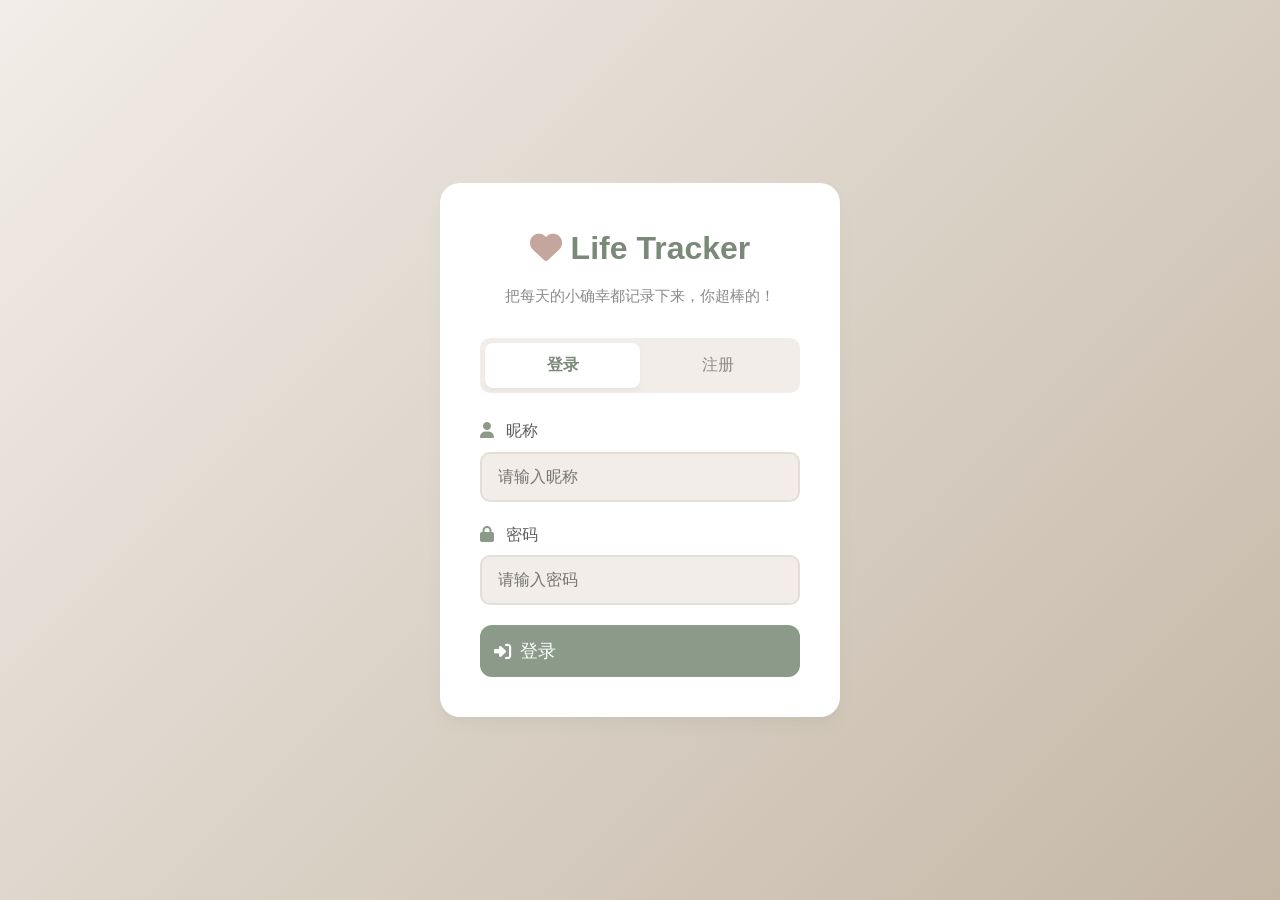
<file: login.html>
<!DOCTYPE html>
<html lang="zh-CN">
<head>
    <meta charset="UTF-8">
    <meta name="viewport" content="width=device-width, initial-scale=1.0">
    <title>登录 - Life Tracker</title>
    <link rel="stylesheet" href="style.css">
    <link rel="stylesheet" href="https://cdnjs.cloudflare.com/ajax/libs/font-awesome/6.4.0/css/all.min.css">
</head>
<body>
    <div class="login-container">
        <div class="login-card fade-in">
            <div class="login-header">
                <h1><i class="fas fa-heart"></i> Life Tracker</h1>
                <p>把每天的小确幸都记录下来，你超棒的！</p>
            </div>

            <div class="login-tabs">
                <button class="login-tab active" onclick="switchTab('login')">登录</button>
                <button class="login-tab" onclick="switchTab('register')">注册</button>
            </div>

            <form id="loginForm" class="login-form">
                <div class="form-group">
                    <label><i class="fas fa-user"></i> 昵称</label>
                    <input type="text" id="loginNickname" placeholder="请输入昵称" required>
                </div>
                <div class="form-group">
                    <label><i class="fas fa-lock"></i> 密码</label>
                    <input type="password" id="loginPassword" placeholder="请输入密码" required>
                </div>
                <button type="submit" class="btn btn-primary btn-block">
                    <i class="fas fa-sign-in-alt"></i> 登录
                </button>
            </form>

            <form id="registerForm" class="login-form" style="display: none;">
                <div class="form-group">
                    <label><i class="fas fa-user"></i> 昵称</label>
                    <input type="text" id="registerNickname" placeholder="请输入昵称（2-10个字符）" required minlength="2" maxlength="10">
                </div>
                <div class="form-group">
                    <label><i class="fas fa-lock"></i> 密码</label>
                    <input type="password" id="registerPassword" placeholder="请输入密码（6位以上）" required minlength="6">
                </div>
                <div class="form-group">
                    <label><i class="fas fa-lock"></i> 确认密码</label>
                    <input type="password" id="registerConfirmPassword" placeholder="请再次输入密码" required>
                </div>
                <button type="submit" class="btn btn-primary btn-block">
                    <i class="fas fa-user-plus"></i> 注册
                </button>
            </form>

            <div class="login-error" id="loginError"></div>
        </div>
    </div>

    <script src="app.js"></script>
    <script>
        if (isLoggedIn()) {
            window.location.href = 'index.html';
        }

        function switchTab(tab) {
            const loginForm = document.getElementById('loginForm');
            const registerForm = document.getElementById('registerForm');
            const tabs = document.querySelectorAll('.login-tab');
            const errorDiv = document.getElementById('loginError');
            errorDiv.textContent = '';
            errorDiv.style.display = 'none';

            if (tab === 'login') {
                loginForm.style.display = 'block';
                registerForm.style.display = 'none';
                tabs[0].classList.add('active');
                tabs[1].classList.remove('active');
            } else {
                loginForm.style.display = 'none';
                registerForm.style.display = 'block';
                tabs[0].classList.remove('active');
                tabs[1].classList.add('active');
            }
        }

        document.getElementById('loginForm').addEventListener('submit', function(e) {
            e.preventDefault();
            const nickname = document.getElementById('loginNickname').value.trim();
            const password = document.getElementById('loginPassword').value;
            const errorDiv = document.getElementById('loginError');

            const users = JSON.parse(localStorage.getItem('lifeTracker_users') || '{}');
            const encodedPassword = btoa(password);

            if (!users[nickname]) {
                errorDiv.textContent = '该昵称未注册，请先注册！';
                errorDiv.style.display = 'block';
                return;
            }

            if (users[nickname].password !== encodedPassword) {
                errorDiv.textContent = '密码错误，请重新输入！';
                errorDiv.style.display = 'block';
                return;
            }

            localStorage.setItem('lifeTracker_currentUser', nickname);
            window.location.href = 'index.html';
        });

        document.getElementById('registerForm').addEventListener('submit', function(e) {
            e.preventDefault();
            const nickname = document.getElementById('registerNickname').value.trim();
            const password = document.getElementById('registerPassword').value;
            const confirmPassword = document.getElementById('registerConfirmPassword').value;
            const errorDiv = document.getElementById('loginError');

            if (nickname.length < 2 || nickname.length > 10) {
                errorDiv.textContent = '昵称长度需在2-10个字符之间！';
                errorDiv.style.display = 'block';
                return;
            }

            if (password.length < 6) {
                errorDiv.textContent = '密码长度需在6位以上！';
                errorDiv.style.display = 'block';
                return;
            }

            if (password !== confirmPassword) {
                errorDiv.textContent = '两次输入的密码不一致！';
                errorDiv.style.display = 'block';
                return;
            }

            const users = JSON.parse(localStorage.getItem('lifeTracker_users') || '{}');

            if (users[nickname]) {
                errorDiv.textContent = '该昵称已被注册，请选择其他昵称！';
                errorDiv.style.display = 'block';
                return;
            }

            users[nickname] = {
                password: btoa(password),
                createdAt: new Date().toISOString()
            };

            localStorage.setItem('lifeTracker_users', JSON.stringify(users));
            localStorage.setItem('lifeTracker_currentUser', nickname);

            alert('注册成功！欢迎 ' + nickname + ' 加入 Life Tracker！');
            window.location.href = 'index.html';
        });
    </script>
</body>
</html>
</file>
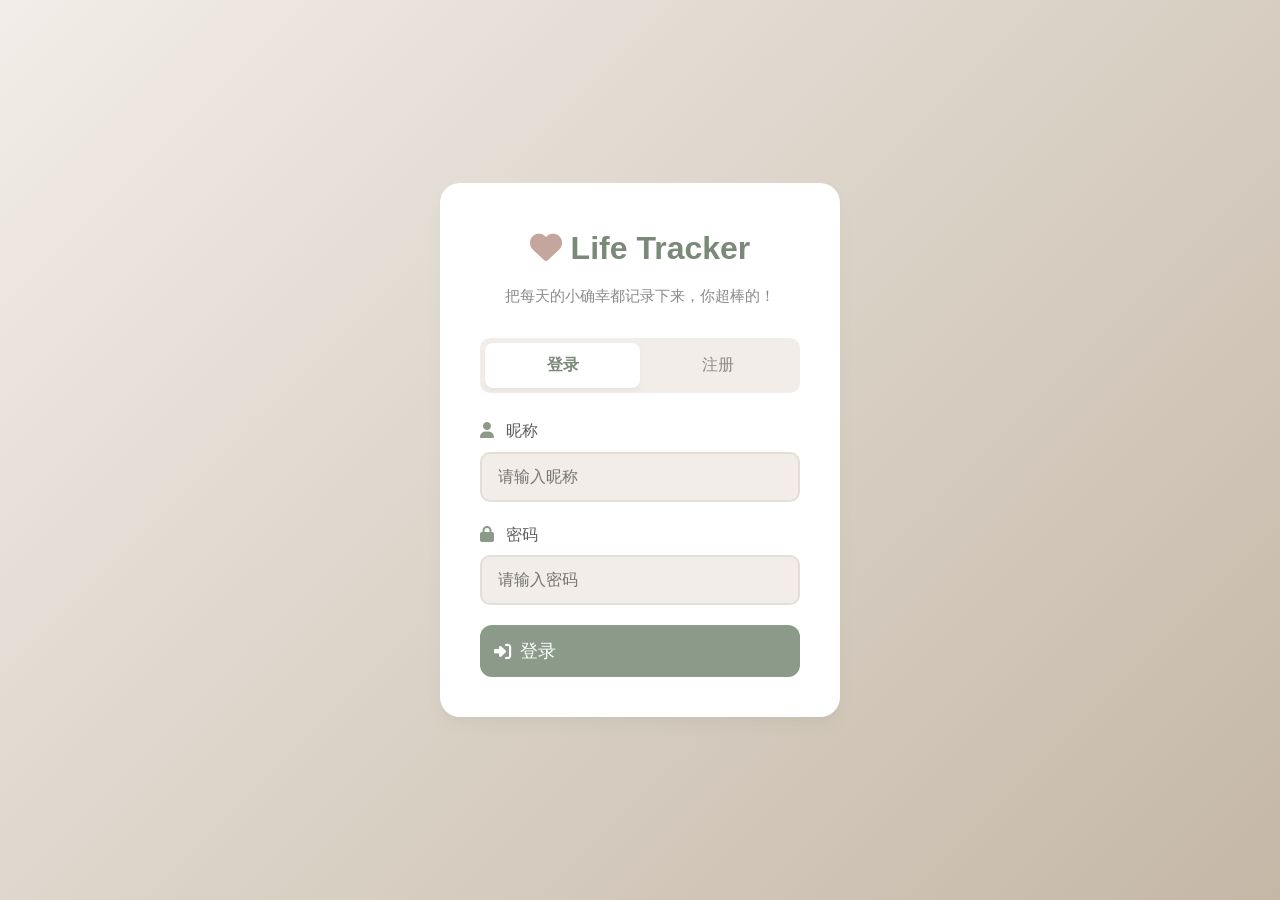
<file: milktea.html>
<!DOCTYPE html>
<html lang="zh-CN">
<head>
    <meta charset="UTF-8">
    <meta name="viewport" content="width=device-width, initial-scale=1.0">
    <title>奶茶记录 - Life Tracker</title>
    <link rel="stylesheet" href="style.css">
    <link rel="stylesheet" href="https://cdnjs.cloudflare.com/ajax/libs/font-awesome/6.4.0/css/all.min.css">
</head>
<body>
    <script src="app.js"></script>
    <script>
        if (!isLoggedIn()) {
            window.location.href = 'login.html';
        }
    </script>
    <div class="container">
        <header>
            <h1><i class="fas fa-coffee"></i> 奶茶记录</h1>
            <p>记录每日的甜蜜时刻</p>
            <div class="user-info">
                <span class="user-welcome">欢迎 <span id="currentUserName"></span></span>
                <button class="btn-logout" onclick="logout()"><i class="fas fa-sign-out-alt"></i> 退出</button>
            </div>
        </header>

        <nav>
            <ul>
                <li><a href="index.html"><i class="fas fa-home"></i> 首页</a></li>
                <li><a href="todo.html"><i class="fas fa-check-circle"></i> 待办</a></li>
                <li><a href="schedule.html"><i class="fas fa-clock"></i> 日程</a></li>
                <li><a href="period.html"><i class="fas fa-heartbeat"></i> 生理期</a></li>
                <li><a href="stats.html"><i class="fas fa-chart-bar"></i> 数据统计</a></li>
            </ul>
        </nav>

        <main>
            <section class="card fade-in">
                <h2 class="card-title"><i class="fas fa-chart-pie"></i> 记录统计</h2>
                <div class="stats-container">
                    <div class="stat-card">
                        <div class="stat-number" id="totalCount">0</div>
                        <div class="stat-label">总杯数</div>
                    </div>
                    <div class="stat-card">
                        <div class="stat-number" id="weekCount">0</div>
                        <div class="stat-label">本周</div>
                    </div>
                    <div class="stat-card">
                        <div class="stat-number" id="monthCount">0</div>
                        <div class="stat-label">本月</div>
                    </div>
                </div>
            </section>

            <section class="card fade-in">
                <h2 class="card-title"><i class="fas fa-pen"></i> 记录奶茶</h2>
                <form id="milkteaForm">
                    <div class="form-group">
                        <label>奶茶名称（可选）</label>
                        <input type="text" class="form-control" id="milkteaName" placeholder="例如：珍珠奶茶、芋泥波波...">
                    </div>
                    <div class="form-group">
                        <label>甜度</label>
                        <select class="form-control" id="milkteaSweetness">
                            <option value="正常甜">正常甜</option>
                            <option value="七分糖">七分糖</option>
                            <option value="五分糖">五分糖</option>
                            <option value="三分糖">三分糖</option>
                            <option value="无糖">无糖</option>
                        </select>
                    </div>
                    <div class="form-group">
                        <label>温度</label>
                        <select class="form-control" id="milkteaTemp">
                            <option value="去冰">去冰</option>
                            <option value="少冰">少冰</option>
                            <option value="正常冰">正常冰</option>
                            <option value="常温">常温</option>
                            <option value="热">热</option>
                        </select>
                    </div>
                    <div class="form-group">
                        <label>日期</label>
                        <input type="date" class="form-control" id="milkteaDate">
                    </div>
                    <div class="form-group">
                        <label>备注（可选）</label>
                        <textarea class="form-control" id="milkteaNotes" rows="2" placeholder="写下备注..."></textarea>
                    </div>
                    <button type="submit" class="btn btn-primary">
                        <i class="fas fa-save"></i> 保存记录
                    </button>
                </form>
            </section>

            <section class="card fade-in">
                <div class="section-header">
                    <h2><i class="fas fa-history"></i> 记录历史</h2>
                </div>
                <div id="milkteaHistory">
                </div>
            </section>
        </main>

        <footer>
            <p>Made with <i class="fas fa-heart" style="color: var(--danger-color);"></i> by Life Tracker</p>
        </footer>
    </div>

    <script src="app.js"></script>
    <script>
        document.addEventListener('DOMContentLoaded', function() {
            loadStats();
            loadHistory();

            document.getElementById('milkteaDate').value = getToday();
        });

        function loadStats() {
            const stats = getMilkteaStats();
            document.getElementById('totalCount').textContent = stats.total;
            document.getElementById('weekCount').textContent = stats.week;
            document.getElementById('monthCount').textContent = stats.month;
        }

        function loadHistory() {
            const records = getMilkteas();
            const container = document.getElementById('milkteaHistory');

            if (records.length === 0) {
                container.innerHTML = `
                    <div class="empty-state">
                        <i class="fas fa-coffee"></i>
                        <h3>暂无记录</h3>
                        <p>开始记录你的奶茶时光吧！</p>
                    </div>
                `;
                return;
            }

            container.innerHTML = records.slice(0, 20).map(record => `
                <div class="milktea-record">
                    <div class="milktea-record-header">
                        <span class="milktea-record-name">${escapeHtml(record.name || '奶茶')}</span>
                        <span class="milktea-record-date">${formatDate(record.date)}</span>
                    </div>
                    <div class="milktea-record-details">
                        <span><i class="fas fa-cube"></i> ${record.sweetness}</span>
                        <span><i class="fas fa-temperature-low"></i> ${record.temp}</span>
                    </div>
                    ${record.notes ? `<div class="milktea-record-notes">${escapeHtml(record.notes)}</div>` : ''}
                    <button class="todo-btn delete" onclick="deleteMilkteaRecord('${record.id}')" title="删除">
                        <i class="fas fa-trash"></i>
                    </button>
                </div>
            `).join('');
        }

        document.getElementById('milkteaForm').addEventListener('submit', function(e) {
            e.preventDefault();

            const name = document.getElementById('milkteaName').value.trim();
            const sweetness = document.getElementById('milkteaSweetness').value;
            const temp = document.getElementById('milkteaTemp').value;
            const date = document.getElementById('milkteaDate').value;
            const notes = document.getElementById('milkteaNotes').value.trim();

            if (date) {
                addMilktea(name, sweetness, temp, date, notes);
                document.getElementById('milkteaForm').reset();
                document.getElementById('milkteaDate').value = getToday();
                loadStats();
                loadHistory();
                showNotification('记录保存成功！');
            }
        });

        function deleteMilkteaRecord(id) {
            confirmDialog('确定要删除这条记录吗？', () => {
                deleteMilktea(id);
                loadStats();
                loadHistory();
                showNotification('记录已删除');
            });
        }

        function escapeHtml(text) {
            const div = document.createElement('div');
            div.textContent = text;
            return div.innerHTML;
        }
    </script>
    <script>
        document.getElementById('currentUserName').textContent = getCurrentUser();
    </script>
</body>
</html>
</file>
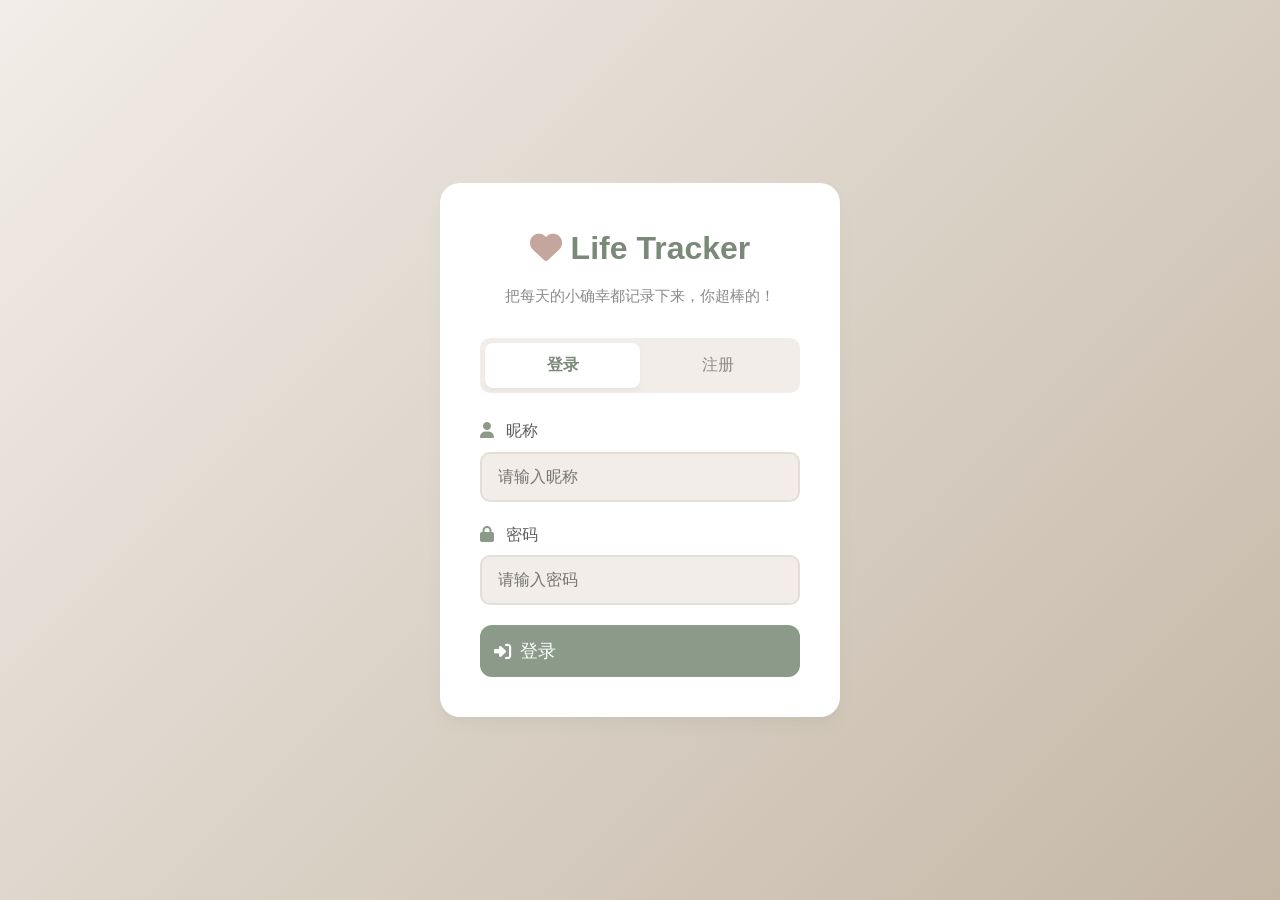
<file: period.html>
<!DOCTYPE html>
<html lang="zh-CN">
<head>
    <meta charset="UTF-8">
    <meta name="viewport" content="width=device-width, initial-scale=1.0">
    <title>生理期记录 - Life Tracker</title>
    <link rel="stylesheet" href="style.css">
    <link rel="stylesheet" href="https://cdnjs.cloudflare.com/ajax/libs/font-awesome/6.4.0/css/all.min.css">
</head>
<body>
    <script src="app.js"></script>
    <script>
        if (!isLoggedIn()) {
            window.location.href = 'login.html';
        }
    </script>
    <div class="container">
        <header>
            <h1><i class="fas fa-heartbeat"></i> 生理期记录</h1>
            <p>你永远是最珍贵的宝贝！</p>
            <div class="user-info">
                <span class="user-welcome">欢迎 <span id="currentUserName"></span></span>
                <button class="btn-logout" onclick="logout()"><i class="fas fa-sign-out-alt"></i> 退出</button>
            </div>
        </header>

        <nav>
            <ul>
                <li><a href="index.html"><i class="fas fa-home"></i> 首页</a></li>
                <li><a href="todo.html"><i class="fas fa-check-circle"></i> 待办</a></li>
                <li><a href="schedule.html"><i class="fas fa-clock"></i> 日程</a></li>
                <li><a href="period.html" class="active"><i class="fas fa-heartbeat"></i> 生理期</a></li>
                <li><a href="stats.html"><i class="fas fa-chart-bar"></i> 数据统计</a></li>
            </ul>
        </nav>

        <main>
            <section class="card fade-in">
                <h2 class="card-title"><i class="fas fa-calendar-plus"></i> 记录生理期</h2>
                <form id="periodForm">
                    <div class="form-group">
                        <label>开始日期</label>
                        <input type="date" class="form-control" id="periodStart" required>
                    </div>
                    <div class="form-group">
                        <label>结束日期（可选）</label>
                        <input type="date" class="form-control" id="periodEnd">
                    </div>
                    <div class="form-group">
                        <label>备注（可选）</label>
                        <textarea class="form-control" id="periodNotes" rows="2" placeholder="写下备注..."></textarea>
                    </div>
                    <button type="submit" class="btn btn-primary">
                        <i class="fas fa-save"></i> 保存记录
                    </button>
                </form>
            </section>

            <section class="card fade-in">
                <h2 class="card-title"><i class="fas fa-calculator"></i> 下次预测</h2>
                <div class="period-estimate" id="periodEstimate">
                    <div class="period-estimate-date">-</div>
                    <div class="period-estimate-label">记录至少两次后自动预测</div>
                </div>
            </section>

            <section class="card fade-in">
                <div class="section-header">
                    <h2><i class="fas fa-history"></i> 记录历史</h2>
                </div>
                <div id="periodHistory">
                </div>
            </section>
        </main>

        <footer>
            <p>Made with <i class="fas fa-heart" style="color: var(--danger-color);"></i> by Life Tracker</p>
        </footer>
    </div>

    <script src="app.js"></script>
    <script>
        document.addEventListener('DOMContentLoaded', function() {
            loadEstimate();
            loadHistory();
        });

        function loadEstimate() {
            const estimate = getNextPeriodEstimate();
            const container = document.getElementById('periodEstimate');

            if (!estimate) {
                container.innerHTML = `
                    <div class="period-estimate-date">-</div>
                    <div class="period-estimate-label">记录至少两次后自动预测</div>
                `;
                return;
            }

            const daysUntil = Math.ceil((new Date(estimate.nextDate) - new Date()) / (1000 * 60 * 60 * 24));
            let message;
            if (daysUntil < 0) {
                message = '生理期已到';
            } else if (daysUntil === 0) {
                message = '今天可能是第一天';
            } else if (daysUntil === 1) {
                message = '预计明天到来';
            } else {
                message = `预计 ${daysUntil} 天后到来`;
            }

            container.innerHTML = `
                <div class="period-estimate-date">${formatDate(estimate.nextDate)}</div>
                <div class="period-estimate-label">平均周期 ${estimate.avgCycle} 天 · ${message}</div>
            `;
        }

        function loadHistory() {
            const periods = getPeriods();
            const container = document.getElementById('periodHistory');

            if (periods.length === 0) {
                container.innerHTML = `
                    <div class="empty-state">
                        <i class="fas fa-heartbeat"></i>
                        <h3>暂无记录</h3>
                        <p>开始记录你的生理周期吧！</p>
                    </div>
                `;
                return;
            }

            container.innerHTML = `
                <div class="period-history">
                    ${periods.map(period => `
                        <div class="period-history-item">
                            <div>
                                <div class="period-history-dates">
                                    ${formatDate(period.startDate)} ${period.endDate ? ' ~ ' + formatDate(period.endDate) : '(进行中)'}
                                </div>
                                ${period.notes ? `<div class="period-history-notes">${escapeHtml(period.notes)}</div>` : ''}
                            </div>
                            <button class="todo-btn delete" onclick="deletePeriodRecord('${period.id}')" title="删除">
                                <i class="fas fa-trash"></i>
                            </button>
                        </div>
                    `).join('')}
                </div>
            `;
        }

        document.getElementById('periodForm').addEventListener('submit', function(e) {
            e.preventDefault();

            const startDate = document.getElementById('periodStart').value;
            const endDate = document.getElementById('periodEnd').value;
            const notes = document.getElementById('periodNotes').value.trim();

            if (startDate) {
                addPeriod(startDate, endDate, notes);
                document.getElementById('periodForm').reset();
                loadEstimate();
                loadHistory();
                showNotification('记录保存成功！');
            }
        });

        function deletePeriodRecord(id) {
            confirmDialog('确定要删除这条记录吗？', () => {
                deletePeriod(id);
                loadEstimate();
                loadHistory();
                showNotification('记录已删除');
            });
        }

        function escapeHtml(text) {
            const div = document.createElement('div');
            div.textContent = text;
            return div.innerHTML;
        }
    </script>
    <script>
        document.getElementById('currentUserName').textContent = getCurrentUser();
    </script>
</body>
</html>
</file>
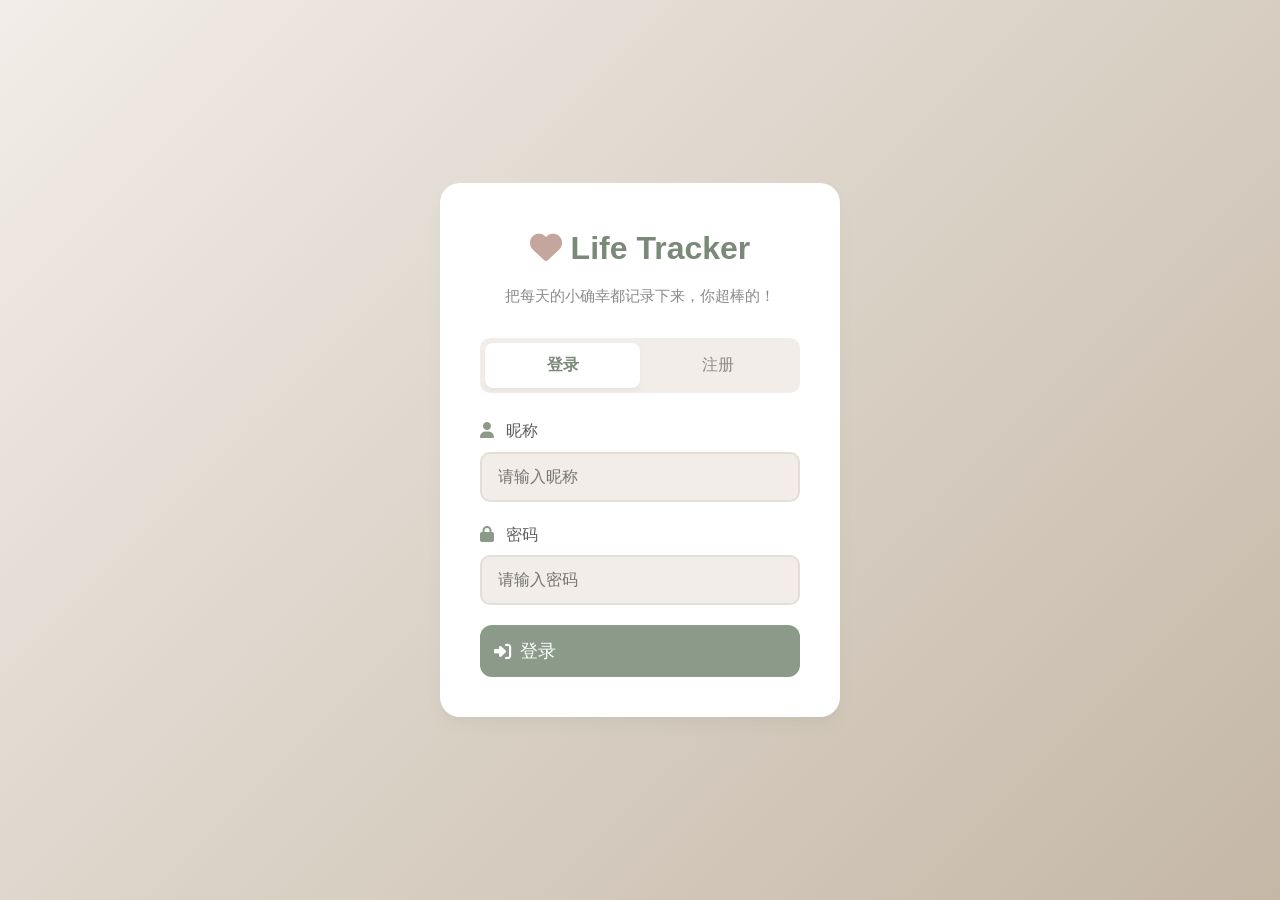
<file: reading.html>
<!DOCTYPE html>
<html lang="zh-CN">
<head>
    <meta charset="UTF-8">
    <meta name="viewport" content="width=device-width, initial-scale=1.0">
    <title>读书打卡 - Life Tracker</title>
    <link rel="stylesheet" href="style.css">
    <link rel="stylesheet" href="https://cdnjs.cloudflare.com/ajax/libs/font-awesome/6.4.0/css/all.min.css">
</head>
<body>
    <script src="app.js"></script>
    <script>
        if (!isLoggedIn()) {
            window.location.href = 'login.html';
        }
    </script>
    <div class="container">
        <header>
            <h1><i class="fas fa-book-open"></i> 读书打卡</h1>
            <p>记录阅读的美好时光</p>
            <div class="user-info">
                <span class="user-welcome">欢迎 <span id="currentUserName"></span></span>
                <button class="btn-logout" onclick="logout()"><i class="fas fa-sign-out-alt"></i> 退出</button>
            </div>
        </header>

        <nav>
            <ul>
                <li><a href="index.html"><i class="fas fa-home"></i> 首页</a></li>
                <li><a href="todo.html"><i class="fas fa-check-circle"></i> 待办</a></li>
                <li><a href="schedule.html"><i class="fas fa-clock"></i> 日程</a></li>
                <li><a href="period.html"><i class="fas fa-heartbeat"></i> 生理期</a></li>
                <li><a href="stats.html"><i class="fas fa-chart-bar"></i> 数据统计</a></li>
            </ul>
        </nav>

        <main>
            <section class="card fade-in">
                <h2 class="card-title"><i class="fas fa-chart-pie"></i> 阅读统计</h2>
                <div class="stats-container">
                    <div class="stat-card">
                        <div class="stat-number" id="totalBooks">0</div>
                        <div class="stat-label">阅读书籍总数</div>
                    </div>
                    <div class="stat-card">
                        <div class="stat-number" id="totalMinutes">0</div>
                        <div class="stat-label">阅读总时长(分钟)</div>
                    </div>
                </div>
            </section>

            <section class="card fade-in">
                <h2 class="card-title"><i class="fas fa-pen"></i> 记录阅读</h2>
                <form id="readingForm">
                    <div class="form-group">
                        <label>书名</label>
                        <input type="text" class="form-control" id="bookName" placeholder="输入书名..." required>
                    </div>
                    <div class="form-group">
                        <label>阅读时长（分钟）</label>
                        <input type="number" class="form-control" id="readingDuration" placeholder="输入阅读时长..." min="1" required>
                    </div>
                    <div class="form-group">
                        <label>日期</label>
                        <input type="date" class="form-control" id="readingDate">
                    </div>
                    <div class="form-group">
                        <label>阅读感受（可选）</label>
                        <textarea class="form-control" id="readingThoughts" rows="3" placeholder="写下你的阅读感受..."></textarea>
                    </div>
                    <button type="submit" class="btn btn-primary">
                        <i class="fas fa-save"></i> 保存记录
                    </button>
                </form>
            </section>

            <section class="card fade-in">
                <div class="section-header">
                    <h2><i class="fas fa-history"></i> 阅读历史</h2>
                </div>
                <div id="readingHistory">
                </div>
            </section>
        </main>

        <footer>
            <p>Made with <i class="fas fa-heart" style="color: var(--danger-color);"></i> by Life Tracker</p>
        </footer>
    </div>

    <script src="app.js"></script>
    <script>
        document.addEventListener('DOMContentLoaded', function() {
            loadStats();
            loadHistory();
            document.getElementById('readingDate').value = getToday();
        });

        function loadStats() {
            const stats = getReadingStats();
            document.getElementById('totalBooks').textContent = stats.total;
            document.getElementById('totalMinutes').textContent = stats.totalMinutes;
        }

        function loadHistory() {
            const readings = getReadings();
            const container = document.getElementById('readingHistory');

            if (readings.length === 0) {
                container.innerHTML = `
                    <div class="empty-state">
                        <i class="fas fa-book-open"></i>
                        <h3>暂无阅读记录</h3>
                        <p>开始记录你的阅读时光吧！</p>
                    </div>
                `;
                return;
            }

            container.innerHTML = readings.map(reading => `
                <div class="reading-card">
                    <div class="reading-book-name">${escapeHtml(reading.bookName)}</div>
                    <div class="reading-info">
                        <span><i class="fas fa-clock"></i> ${reading.duration} 分钟</span>
                        <span><i class="fas fa-calendar"></i> ${formatDate(reading.date)}</span>
                    </div>
                    ${reading.thoughts ? `<div class="reading-thoughts">${escapeHtml(reading.thoughts)}</div>` : ''}
                    <div style="margin-top: 15px; display: flex; justify-content: flex-end;">
                        <button class="btn btn-sm btn-danger" onclick="deleteReadingRecord('${reading.id}')">
                            <i class="fas fa-trash"></i> 删除
                        </button>
                    </div>
                </div>
            `).join('');
        }

        document.getElementById('readingForm').addEventListener('submit', function(e) {
            e.preventDefault();

            const bookName = document.getElementById('bookName').value.trim();
            const duration = document.getElementById('readingDuration').value;
            const date = document.getElementById('readingDate').value;
            const thoughts = document.getElementById('readingThoughts').value.trim();

            if (bookName && duration && date) {
                addReading(bookName, duration, thoughts, date);
                document.getElementById('bookName').value = '';
                document.getElementById('readingDuration').value = '';
                document.getElementById('readingThoughts').value = '';
                loadStats();
                loadHistory();
                showNotification('阅读记录保存成功！');
            }
        });

        function deleteReadingRecord(id) {
            confirmDialog('确定要删除这条阅读记录吗？', () => {
                deleteReading(id);
                loadStats();
                loadHistory();
                showNotification('记录已删除');
            });
        }

        function escapeHtml(text) {
            const div = document.createElement('div');
            div.textContent = text;
            return div.innerHTML;
        }
    </script>
    <script>
        document.getElementById('currentUserName').textContent = getCurrentUser();
    </script>
</body>
</html>
</file>
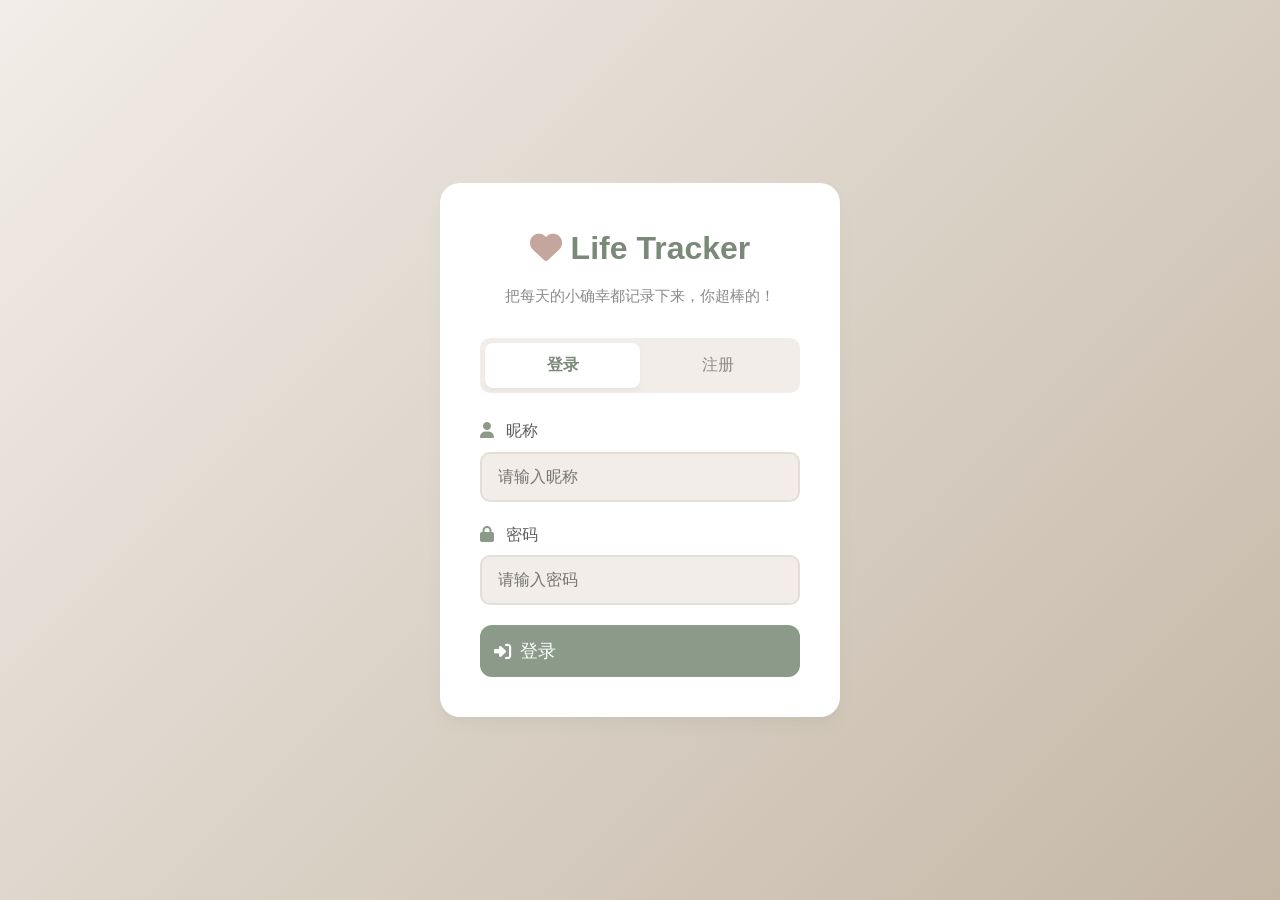
<file: schedule.html>
<!DOCTYPE html>
<html lang="zh-CN">
<head>
    <meta charset="UTF-8">
    <meta name="viewport" content="width=device-width, initial-scale=1.0">
    <title>日程安排 - Life Tracker</title>
    <link rel="stylesheet" href="style.css">
    <link rel="stylesheet" href="https://cdnjs.cloudflare.com/ajax/libs/font-awesome/6.4.0/css/all.min.css">
</head>
<body>
    <script src="app.js"></script>
    <script>
        if (!isLoggedIn()) {
            window.location.href = 'login.html';
        }
    </script>
    <div class="container">
        <header>
            <h1><i class="fas fa-clock"></i> 时间魔法手册</h1>
            <p>效率拉满</p>
            <div class="user-info">
                <span class="user-welcome">欢迎 <span id="currentUserName"></span></span>
                <button class="btn-logout" onclick="logout()"><i class="fas fa-sign-out-alt"></i> 退出</button>
            </div>
        </header>

        <nav>
            <ul>
                <li><a href="index.html"><i class="fas fa-home"></i> 首页</a></li>
                <li><a href="todo.html"><i class="fas fa-check-circle"></i> 待办</a></li>
                <li><a href="schedule.html" class="active"><i class="fas fa-clock"></i> 日程</a></li>
                <li><a href="period.html"><i class="fas fa-heartbeat"></i> 生理期</a></li>
                <li><a href="stats.html"><i class="fas fa-chart-bar"></i> 数据统计</a></li>
            </ul>
        </nav>

        <main>
            <section class="card fade-in">
                <div class="section-header">
                    <h2><i class="fas fa-calendar-day"></i> 日程时间轴</h2>
                    <button class="btn btn-primary" onclick="openModal()">
                        <i class="fas fa-plus"></i> 添加日程
                    </button>
                </div>

                <div class="timeline-date-nav">
                    <button class="btn btn-secondary" onclick="changeDate(-7)">
                        <i class="fas fa-chevron-left"></i> 上周
                    </button>
                    <button class="btn btn-secondary" onclick="changeDate(-1)">
                        <i class="fas fa-chevron-left"></i>
                    </button>
                    <span class="timeline-current-date" id="currentDateDisplay"></span>
                    <button class="btn btn-secondary" onclick="changeDate(1)">
                        <i class="fas fa-chevron-right"></i>
                    </button>
                    <button class="btn btn-secondary" onclick="changeDate(7)">
                        下周 <i class="fas fa-chevron-right"></i>
                    </button>
                    <button class="btn btn-primary btn-sm" onclick="goToToday()">今天</button>
                </div>

                <div class="timeline" id="scheduleList">
                </div>
            </section>
        </main>

        <footer>
            <p>Made with <i class="fas fa-heart" style="color: var(--danger-color);"></i> by Life Tracker</p>
        </footer>
    </div>

    <div class="modal" id="scheduleModal">
        <div class="modal-content">
            <div class="modal-header">
                <h3 class="modal-title"><i class="fas fa-plus-circle"></i> 添加日程</h3>
                <button class="modal-close" onclick="closeModal()">
                    <i class="fas fa-times"></i>
                </button>
            </div>
            <form id="scheduleForm">
                <div class="form-group">
                    <label>日期</label>
                    <input type="date" class="form-control" id="scheduleDate" required>
                </div>
                <div class="form-row">
                    <div class="form-group">
                        <label>开始时间</label>
                        <input type="time" class="form-control" id="scheduleStartTime" required>
                    </div>
                    <div class="form-group">
                        <label>结束时间</label>
                        <input type="time" class="form-control" id="scheduleEndTime" required>
                    </div>
                </div>
                <div class="form-group">
                    <label>日程名称</label>
                    <input type="text" class="form-control" id="scheduleTitle" placeholder="输入日程名称..." required>
                </div>
                <div class="form-group">
                    <label>地点（可选）</label>
                    <input type="text" class="form-control" id="scheduleLocation" placeholder="输入地点...">
                </div>
                <div class="form-group">
                    <label>分类</label>
                    <div class="category-selector">
                        <button type="button" class="category-btn active" data-category="work" style="--cat-color: #E74C3C;">
                            <i class="fas fa-briefcase"></i> 工作
                        </button>
                        <button type="button" class="category-btn" data-category="study" style="--cat-color: #3498DB;">
                            <i class="fas fa-book"></i> 学习
                        </button>
                        <button type="button" class="category-btn" data-category="entertainment" style="--cat-color: #9B59B6;">
                            <i class="fas fa-gamepad"></i> 娱乐
                        </button>
                        <button type="button" class="category-btn" data-category="rest" style="--cat-color: #1ABC9C;">
                            <i class="fas fa-bed"></i> 休息
                        </button>
                        <button type="button" class="category-btn" data-category="travel" style="--cat-color: #F39C12;">
                            <i class="fas fa-plane"></i> 旅游
                        </button>
                        <button type="button" class="category-btn" data-category="exercise" style="--cat-color: #27AE60;">
                            <i class="fas fa-running"></i> 运动
                        </button>
                        <button type="button" class="category-btn" data-category="meal" style="--cat-color: #E67E22;">
                            <i class="fas fa-utensils"></i> 吃饭
                        </button>
                    </div>
                    <input type="hidden" id="scheduleCategory" value="work">
                </div>
                <div style="display: flex; gap: 10px; justify-content: flex-end;">
                    <button type="button" class="btn btn-secondary" onclick="closeModal()">取消</button>
                    <button type="submit" class="btn btn-primary">添加</button>
                </div>
            </form>
        </div>
    </div>

    <script src="app.js"></script>
    <script>
        let currentDate = getToday();

        document.addEventListener('DOMContentLoaded', function() {
            loadSchedule();
            initCategorySelector();
        });

        function initCategorySelector() {
            const buttons = document.querySelectorAll('.category-btn');
            buttons.forEach(btn => {
                btn.addEventListener('click', function() {
                    buttons.forEach(b => b.classList.remove('active'));
                    this.classList.add('active');
                    document.getElementById('scheduleCategory').value = this.dataset.category;
                });
            });
        }

        function loadSchedule() {
            const schedules = getSchedulesByDate(currentDate);
            const container = document.getElementById('scheduleList');
            const dateDisplay = document.getElementById('currentDateDisplay');
            
            const date = new Date(currentDate);
            dateDisplay.textContent = date.toLocaleDateString('zh-CN', { month: 'long', day: 'numeric', weekday: 'long' });

            if (schedules.length === 0) {
                container.innerHTML = `
                    <div class="timeline-empty">
                        <i class="fas fa-calendar-times" style="font-size: 3rem; opacity: 0.3; margin-bottom: 15px;"></i>
                        <p>当日暂无日程安排</p>
                        <button class="btn btn-primary" onclick="openModal()" style="margin-top: 15px;">
                            <i class="fas fa-plus"></i> 添加第一个日程
                        </button>
                    </div>
                `;
                return;
            }

            container.innerHTML = schedules.map(schedule => {
                const cat = SCHEDULE_CATEGORIES[schedule.category] || SCHEDULE_CATEGORIES.work;
                const timeDisplay = schedule.endTime 
                    ? `${schedule.startTime} - ${schedule.endTime}` 
                    : schedule.startTime;
                return `
                    <div class="timeline-item" data-id="${schedule.id}" style="border-left-color: ${cat.color};">
                        <div class="timeline-time" style="color: ${cat.color};">
                            <i class="fas fa-${cat.icon}"></i> ${timeDisplay}
                            <span class="category-tag" style="background: ${cat.color};">${cat.label}</span>
                        </div>
                        <div class="timeline-title">${escapeHtml(schedule.title)}</div>
                        ${schedule.location ? `<div class="timeline-location"><i class="fas fa-map-marker-alt"></i> ${escapeHtml(schedule.location)}</div>` : ''}
                        <div class="timeline-actions">
                            <button class="todo-btn delete" onclick="deleteSchedule('${schedule.id}')" title="删除">
                                <i class="fas fa-trash"></i>
                            </button>
                        </div>
                    </div>
                `;
            }).join('');
        }

        function changeDate(delta) {
            const date = new Date(currentDate);
            date.setDate(date.getDate() + delta);
            currentDate = date.toISOString().split('T')[0];
            loadSchedule();
        }

        function goToToday() {
            currentDate = getToday();
            loadSchedule();
        }

        function openModal() {
            document.getElementById('scheduleDate').value = currentDate;
            document.getElementById('scheduleModal').classList.add('active');
        }

        function closeModal() {
            document.getElementById('scheduleModal').classList.remove('active');
            document.getElementById('scheduleForm').reset();
            document.querySelectorAll('.category-btn').forEach(b => b.classList.remove('active'));
            document.querySelector('.category-btn[data-category="work"]').classList.add('active');
            document.getElementById('scheduleCategory').value = 'work';
        }

        document.getElementById('scheduleForm').addEventListener('submit', function(e) {
            e.preventDefault();
            
            const date = document.getElementById('scheduleDate').value;
            const startTime = document.getElementById('scheduleStartTime').value;
            const endTime = document.getElementById('scheduleEndTime').value;
            const title = document.getElementById('scheduleTitle').value.trim();
            const location = document.getElementById('scheduleLocation').value.trim();
            const category = document.getElementById('scheduleCategory').value;
            
            if (title && date && startTime) {
                addSchedule(date, startTime, endTime, title, location, category);
                closeModal();
                currentDate = date;
                loadSchedule();
                showNotification('日程添加成功！');
            }
        });

        function deleteSchedule(id) {
            confirmDialog('确定要删除这个日程吗？', () => {
                removeSchedule(id);
                loadSchedule();
                showNotification('日程已删除');
            });
        }

        function removeSchedule(id) {
            const schedules = getSchedules();
            const filtered = schedules.filter(s => s.id !== id);
            saveSchedules(filtered);
        }

        function escapeHtml(text) {
            const div = document.createElement('div');
            div.textContent = text;
            return div.innerHTML;
        }

        document.getElementById('scheduleModal').addEventListener('click', function(e) {
            if (e.target === this) {
                closeModal();
            }
        });
    </script>
    <script>
        document.getElementById('currentUserName').textContent = getCurrentUser();
    </script>
</body>
</html>
</file>
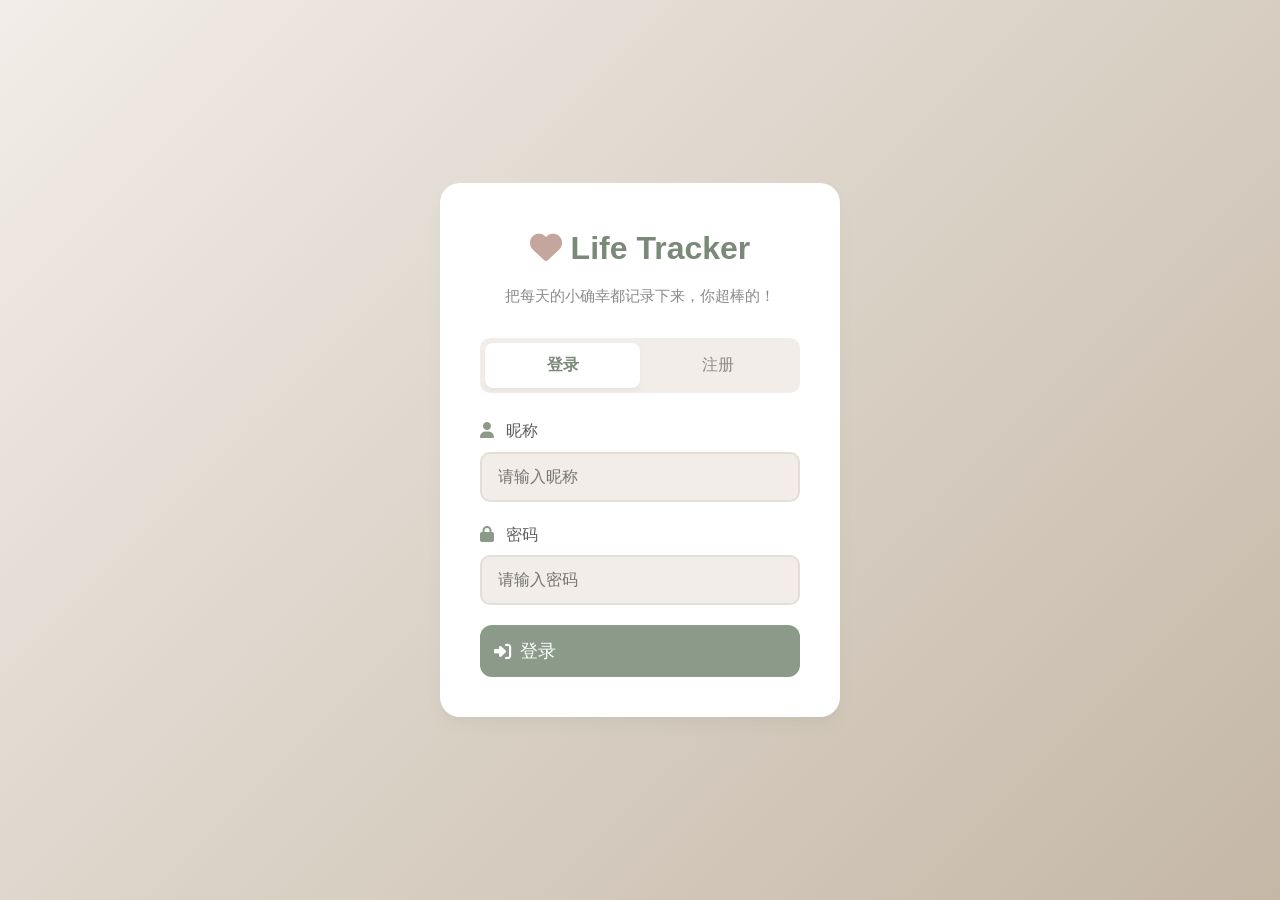
<file: stats.html>
<!DOCTYPE html>
<html lang="zh-CN">
<head>
    <meta charset="UTF-8">
    <meta name="viewport" content="width=device-width, initial-scale=1.0">
    <title>数据统计 - Life Tracker</title>
    <link rel="stylesheet" href="style.css">
    <link rel="stylesheet" href="https://cdnjs.cloudflare.com/ajax/libs/font-awesome/6.4.0/css/all.min.css">
</head>
<body>
    <script src="app.js"></script>
    <script>
        if (!isLoggedIn()) {
            window.location.href = 'login.html';
        }
    </script>
    <div class="container">
        <header>
            <h1><i class="fas fa-chart-bar"></i> 数据统计</h1>
            <p>每一笔记录都是勋章</p>
            <div class="user-info">
                <span class="user-welcome">欢迎 <span id="currentUserName"></span></span>
                <button class="btn-logout" onclick="logout()"><i class="fas fa-sign-out-alt"></i> 退出</button>
            </div>
        </header>

        <nav>
            <ul>
                <li><a href="index.html"><i class="fas fa-home"></i> 首页</a></li>
                <li><a href="todo.html"><i class="fas fa-check-circle"></i> 待办</a></li>
                <li><a href="schedule.html"><i class="fas fa-clock"></i> 日程</a></li>
                <li><a href="period.html"><i class="fas fa-heartbeat"></i> 生理期</a></li>
                <li><a href="stats.html" class="active"><i class="fas fa-chart-bar"></i> 数据统计</a></li>
            </ul>
        </nav>

        <main>
            <section class="card fade-in">
                <h2 class="card-title"><i class="fas fa-check-circle"></i> 待办统计</h2>
                <div class="stats-container">
                    <div class="stat-card">
                        <div class="stat-number" id="totalTodos">0</div>
                        <div class="stat-label">全部任务</div>
                    </div>
                    <div class="stat-card">
                        <div class="stat-number" id="completedTodos">0</div>
                        <div class="stat-label">已完成</div>
                    </div>
                    <div class="stat-card">
                        <div class="stat-number" id="pendingTodos">0</div>
                        <div class="stat-label">待完成</div>
                    </div>
                    <div class="stat-card">
                        <div class="stat-number" id="todayTodos">0</div>
                        <div class="stat-label">今日待办</div>
                    </div>
                </div>
            </section>

            <section class="card fade-in">
                <h2 class="card-title"><i class="fas fa-running"></i> 运动统计</h2>
                <div class="stats-container">
                    <div class="stat-card">
                        <div class="stat-number" id="weekExerciseCount">0</div>
                        <div class="stat-label">本周运动次数</div>
                    </div>
                    <div class="stat-card">
                        <div class="stat-number" id="monthExerciseCount">0</div>
                        <div class="stat-label">本月运动次数</div>
                    </div>
                    <div class="stat-card">
                        <div class="stat-number" id="weekExerciseMinutes">0</div>
                        <div class="stat-label">本周时长(分钟)</div>
                    </div>
                    <div class="stat-card">
                        <div class="stat-number" id="monthExerciseMinutes">0</div>
                        <div class="stat-label">本月时长(分钟)</div>
                    </div>
                </div>
            </section>

            <section class="card fade-in">
                <h2 class="card-title"><i class="fas fa-book"></i> 读书统计</h2>
                <div class="stats-container">
                    <div class="stat-card">
                        <div class="stat-number" id="totalBooks">0</div>
                        <div class="stat-label">阅读书籍总数</div>
                    </div>
                    <div class="stat-card">
                        <div class="stat-number" id="totalReadingMinutes">0</div>
                        <div class="stat-label">阅读总时长(分钟)</div>
                    </div>
                </div>
            </section>

            <section class="card fade-in">
                <h2 class="card-title"><i class="fas fa-coffee"></i> 奶茶统计</h2>
                <div class="stats-container">
                    <div class="stat-card">
                        <div class="stat-number" id="totalMilktea">0</div>
                        <div class="stat-label">总杯数</div>
                    </div>
                    <div class="stat-card">
                        <div class="stat-number" id="weekMilktea">0</div>
                        <div class="stat-label">本周</div>
                    </div>
                    <div class="stat-card">
                        <div class="stat-number" id="monthMilktea">0</div>
                        <div class="stat-label">本月</div>
                    </div>
                </div>
            </section>

            <section class="card fade-in">
                <h2 class="card-title"><i class="fas fa-heart"></i> 心情统计</h2>
                <div class="stats-container" id="moodStatsContainer">
                </div>
            </section>
        </main>

        <footer>
            <p>Made with <i class="fas fa-heart" style="color: var(--danger-color);"></i> by Life Tracker</p>
        </footer>
    </div>

    <script src="app.js"></script>
    <script>
        document.addEventListener('DOMContentLoaded', function() {
            loadStats();
        });

        function loadStats() {
            const todoStats = getTodoStats();
            const today = getToday();
            const todos = getTodos();

            document.getElementById('totalTodos').textContent = todoStats.total;
            document.getElementById('completedTodos').textContent = todoStats.completed;
            document.getElementById('pendingTodos').textContent = todoStats.pending;
            document.getElementById('todayTodos').textContent = todos.filter(t => t.createdAt.split('T')[0] === today && !t.completed).length;

            const weekExercise = getExerciseStats('week');
            const monthExercise = getExerciseStats('month');
            document.getElementById('weekExerciseCount').textContent = weekExercise.count;
            document.getElementById('monthExerciseCount').textContent = monthExercise.count;
            document.getElementById('weekExerciseMinutes').textContent = weekExercise.totalMinutes;
            document.getElementById('monthExerciseMinutes').textContent = monthExercise.totalMinutes;

            const readingStats = getReadingStats();
            document.getElementById('totalBooks').textContent = readingStats.total;
            document.getElementById('totalReadingMinutes').textContent = readingStats.totalMinutes;

            const milkteaStats = getMilkteaStats();
            document.getElementById('totalMilktea').textContent = milkteaStats.total;
            document.getElementById('weekMilktea').textContent = milkteaStats.week;
            document.getElementById('monthMilktea').textContent = milkteaStats.month;

            loadMoodStats();
        }

        function loadMoodStats() {
            const moods = getMoods();
            const container = document.getElementById('moodStatsContainer');
            
            const moodCounts = {
                great: 0,
                good: 0,
                okay: 0,
                bad: 0,
                terrible: 0
            };
            
            moods.forEach(m => {
                if (m.type && moodCounts.hasOwnProperty(m.type)) {
                    moodCounts[m.type]++;
                }
            });

            const moodLabels = {
                great: '超开心',
                good: '开心',
                okay: '一般',
                bad: '低落',
                terrible: '难过'
            };

            const moodEmojis = {
                great: '😄',
                good: '🙂',
                okay: '😐',
                bad: '😔',
                terrible: '😢'
            };

            const total = moods.length;
            
            if (total === 0) {
                container.innerHTML = '<p style="text-align: center; color: var(--text-secondary);">暂无心情记录</p>';
                return;
            }

            let html = '';
            for (const [mood, count] of Object.entries(moodCounts)) {
                const percentage = total > 0 ? Math.round((count / total) * 100) : 0;
                html += `
                    <div class="stat-card">
                        <div style="font-size: 2rem; margin-bottom: 5px;">${moodEmojis[mood]}</div>
                        <div class="stat-number">${count}</div>
                        <div class="stat-label">${moodLabels[mood]}</div>
                        <div style="margin-top: 5px; font-size: 0.8rem; color: var(--text-secondary);">${percentage}%</div>
                    </div>
                `;
            }
            container.innerHTML = html;
        }
    </script>
    <script>
        document.getElementById('currentUserName').textContent = getCurrentUser();
    </script>
</body>
</html>
</file>
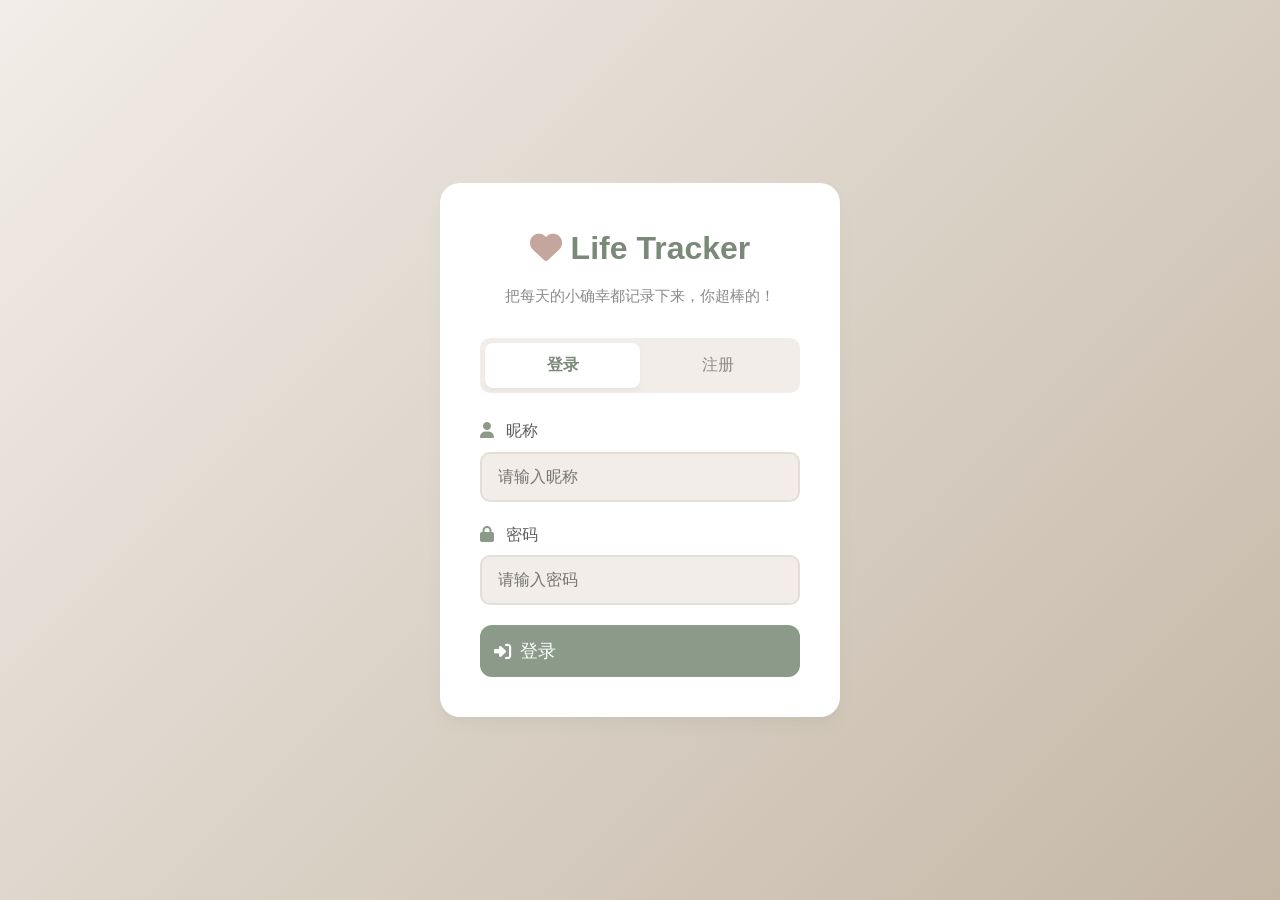
<file: todo.html>
<!DOCTYPE html>
<html lang="zh-CN">
<head>
    <meta charset="UTF-8">
    <meta name="viewport" content="width=device-width, initial-scale=1.0">
    <title>待办事项 - Life Tracker</title>
    <link rel="stylesheet" href="style.css">
    <link rel="stylesheet" href="https://cdnjs.cloudflare.com/ajax/libs/font-awesome/6.4.0/css/all.min.css">
</head>
<body>
    <script src="app.js"></script>
    <script>
        if (!isLoggedIn()) {
            window.location.href = 'login.html';
        }
    </script>
    <div class="container">
        <header>
            <h1><i class="fas fa-check-circle"></i> 今日打怪清单</h1>
            <p>慢慢通关中</p>
            <div class="user-info">
                <span class="user-welcome">欢迎 <span id="currentUserName"></span></span>
                <button class="btn-logout" onclick="logout()"><i class="fas fa-sign-out-alt"></i> 退出</button>
            </div>
        </header>

        <nav>
            <ul>
                <li><a href="index.html"><i class="fas fa-home"></i> 首页</a></li>
                <li><a href="todo.html" class="active"><i class="fas fa-check-circle"></i> 待办</a></li>
                <li><a href="schedule.html"><i class="fas fa-clock"></i> 日程</a></li>
                <li><a href="period.html"><i class="fas fa-heartbeat"></i> 生理期</a></li>
                <li><a href="stats.html"><i class="fas fa-chart-bar"></i> 数据统计</a></li>
            </ul>
        </nav>

        <main>
            <!-- Stats -->
            <section class="stats-container fade-in">
                <div class="stat-card">
                    <div class="stat-number" id="totalCount">0</div>
                    <div class="stat-label">全部任务</div>
                </div>
                <div class="stat-card">
                    <div class="stat-number" id="pendingCount">0</div>
                    <div class="stat-label">待完成</div>
                </div>
                <div class="stat-card">
                    <div class="stat-number" id="completedCount">0</div>
                    <div class="stat-label">已完成</div>
                </div>
            </section>

            <!-- Add Todo -->
            <section class="card fade-in">
                <h2 class="card-title"><i class="fas fa-plus-circle"></i> 添加新任务</h2>
                <form id="todoForm">
                    <div class="form-group">
                        <input type="text" class="form-control" id="todoInput" placeholder="输入待办事项..." required>
                    </div>
                    <button type="submit" class="btn btn-primary">
                        <i class="fas fa-plus"></i> 添加任务
                    </button>
                </form>
            </section>

            <!-- Filter Tabs -->
            <section class="card fade-in">
                <div class="filter-tabs">
                    <button class="filter-tab active" data-filter="all">全部</button>
                    <button class="filter-tab" data-filter="pending">待完成</button>
                    <button class="filter-tab" data-filter="completed">已完成</button>
                </div>

                <!-- Todo List -->
                <ul class="todo-list" id="todoList">
                    <!-- Todos will be rendered here -->
                </ul>

                <div id="emptyState" class="empty-state" style="display: none;">
                    <i class="fas fa-clipboard-list"></i>
                    <h3>暂无待办事项</h3>
                    <p>添加你的第一个任务吧！</p>
                </div>
            </section>
        </main>

        <footer>
            <p>Made with <i class="fas fa-heart" style="color: #f56565;"></i> by Life Tracker</p>
        </footer>
    </div>

    <!-- Edit Modal -->
    <div class="modal" id="editModal">
        <div class="modal-content">
            <div class="modal-header">
                <h3 class="modal-title"><i class="fas fa-edit"></i> 编辑任务</h3>
                <button class="modal-close" onclick="closeEditModal()">
                    <i class="fas fa-times"></i>
                </button>
            </div>
            <form id="editForm">
                <div class="form-group">
                    <label>任务内容</label>
                    <input type="text" class="form-control" id="editInput" required>
                    <input type="hidden" id="editId">
                </div>
                <div style="display: flex; gap: 10px; justify-content: flex-end;">
                    <button type="button" class="btn btn-secondary" onclick="closeEditModal()">取消</button>
                    <button type="submit" class="btn btn-primary">保存修改</button>
                </div>
            </form>
        </div>
    </div>

    <script src="app.js"></script>
    <script>
        let currentFilter = 'all';
        let editingId = null;

        document.addEventListener('DOMContentLoaded', function() {
            renderTodos();
            updateStats();

            // Form submission
            document.getElementById('todoForm').addEventListener('submit', function(e) {
                e.preventDefault();
                const input = document.getElementById('todoInput');
                const text = input.value.trim();
                
                if (text) {
                    addTodo(text);
                    input.value = '';
                    renderTodos();
                    updateStats();
                    showNotification('任务添加成功！');
                }
            });

            // Edit form submission
            document.getElementById('editForm').addEventListener('submit', function(e) {
                e.preventDefault();
                const text = document.getElementById('editInput').value.trim();
                const id = document.getElementById('editId').value;
                
                if (text && id) {
                    updateTodo(id, { text: text });
                    closeEditModal();
                    renderTodos();
                    showNotification('任务修改成功！');
                }
            });

            // Filter tabs
            document.querySelectorAll('.filter-tab').forEach(tab => {
                tab.addEventListener('click', function() {
                    document.querySelectorAll('.filter-tab').forEach(t => t.classList.remove('active'));
                    this.classList.add('active');
                    currentFilter = this.dataset.filter;
                    renderTodos();
                });
            });
        });

        function renderTodos() {
            const todoList = document.getElementById('todoList');
            const emptyState = document.getElementById('emptyState');
            const todos = getTodos();

            // Filter todos
            let filteredTodos = todos;
            if (currentFilter === 'pending') {
                filteredTodos = todos.filter(t => !t.completed);
            } else if (currentFilter === 'completed') {
                filteredTodos = todos.filter(t => t.completed);
            }

            // Sort: pending first, then by date
            filteredTodos.sort((a, b) => {
                if (a.completed === b.completed) {
                    return new Date(b.createdAt) - new Date(a.createdAt);
                }
                return a.completed ? 1 : -1;
            });

            if (filteredTodos.length === 0) {
                todoList.innerHTML = '';
                emptyState.style.display = 'block';
                return;
            }

            emptyState.style.display = 'none';
            todoList.innerHTML = filteredTodos.map(todo => `
                <li class="todo-item ${todo.completed ? 'completed' : ''}" data-id="${todo.id}">
                    <div class="todo-checkbox" onclick="toggleTodoItem('${todo.id}')">
                        <i class="fas fa-check"></i>
                    </div>
                    <span class="todo-text">${escapeHtml(todo.text)}</span>
                    <div class="todo-actions">
                        <button class="todo-btn edit" onclick="openEditModal('${todo.id}')" title="编辑">
                            <i class="fas fa-edit"></i>
                        </button>
                        <button class="todo-btn delete" onclick="deleteTodoItem('${todo.id}')" title="删除">
                            <i class="fas fa-trash"></i>
                        </button>
                    </div>
                </li>
            `).join('');
        }

        function toggleTodoItem(id) {
            toggleTodo(id);
            renderTodos();
            updateStats();
            
            const todo = getTodos().find(t => t.id === id);
            if (todo && todo.completed) {
                showNotification('恭喜！任务已完成 🎉');
            }
        }

        function deleteTodoItem(id) {
            confirmDialog('确定要删除这个任务吗？', () => {
                deleteTodo(id);
                renderTodos();
                updateStats();
                showNotification('任务已删除');
            });
        }

        function openEditModal(id) {
            const todo = getTodos().find(t => t.id === id);
            if (todo) {
                document.getElementById('editInput').value = todo.text;
                document.getElementById('editId').value = id;
                document.getElementById('editModal').classList.add('active');
            }
        }

        function closeEditModal() {
            document.getElementById('editModal').classList.remove('active');
            document.getElementById('editInput').value = '';
            document.getElementById('editId').value = '';
        }

        function updateStats() {
            const stats = getTodoStats();
            document.getElementById('totalCount').textContent = stats.total;
            document.getElementById('pendingCount').textContent = stats.pending;
            document.getElementById('completedCount').textContent = stats.completed;
        }

        function escapeHtml(text) {
            const div = document.createElement('div');
            div.textContent = text;
            return div.innerHTML;
        }

        // Close modal when clicking outside
        document.getElementById('editModal').addEventListener('click', function(e) {
            if (e.target === this) {
                closeEditModal();
            }
        });
    </script>
    <script>
        document.getElementById('currentUserName').textContent = getCurrentUser();
    </script>
</body>
</html>
</file>
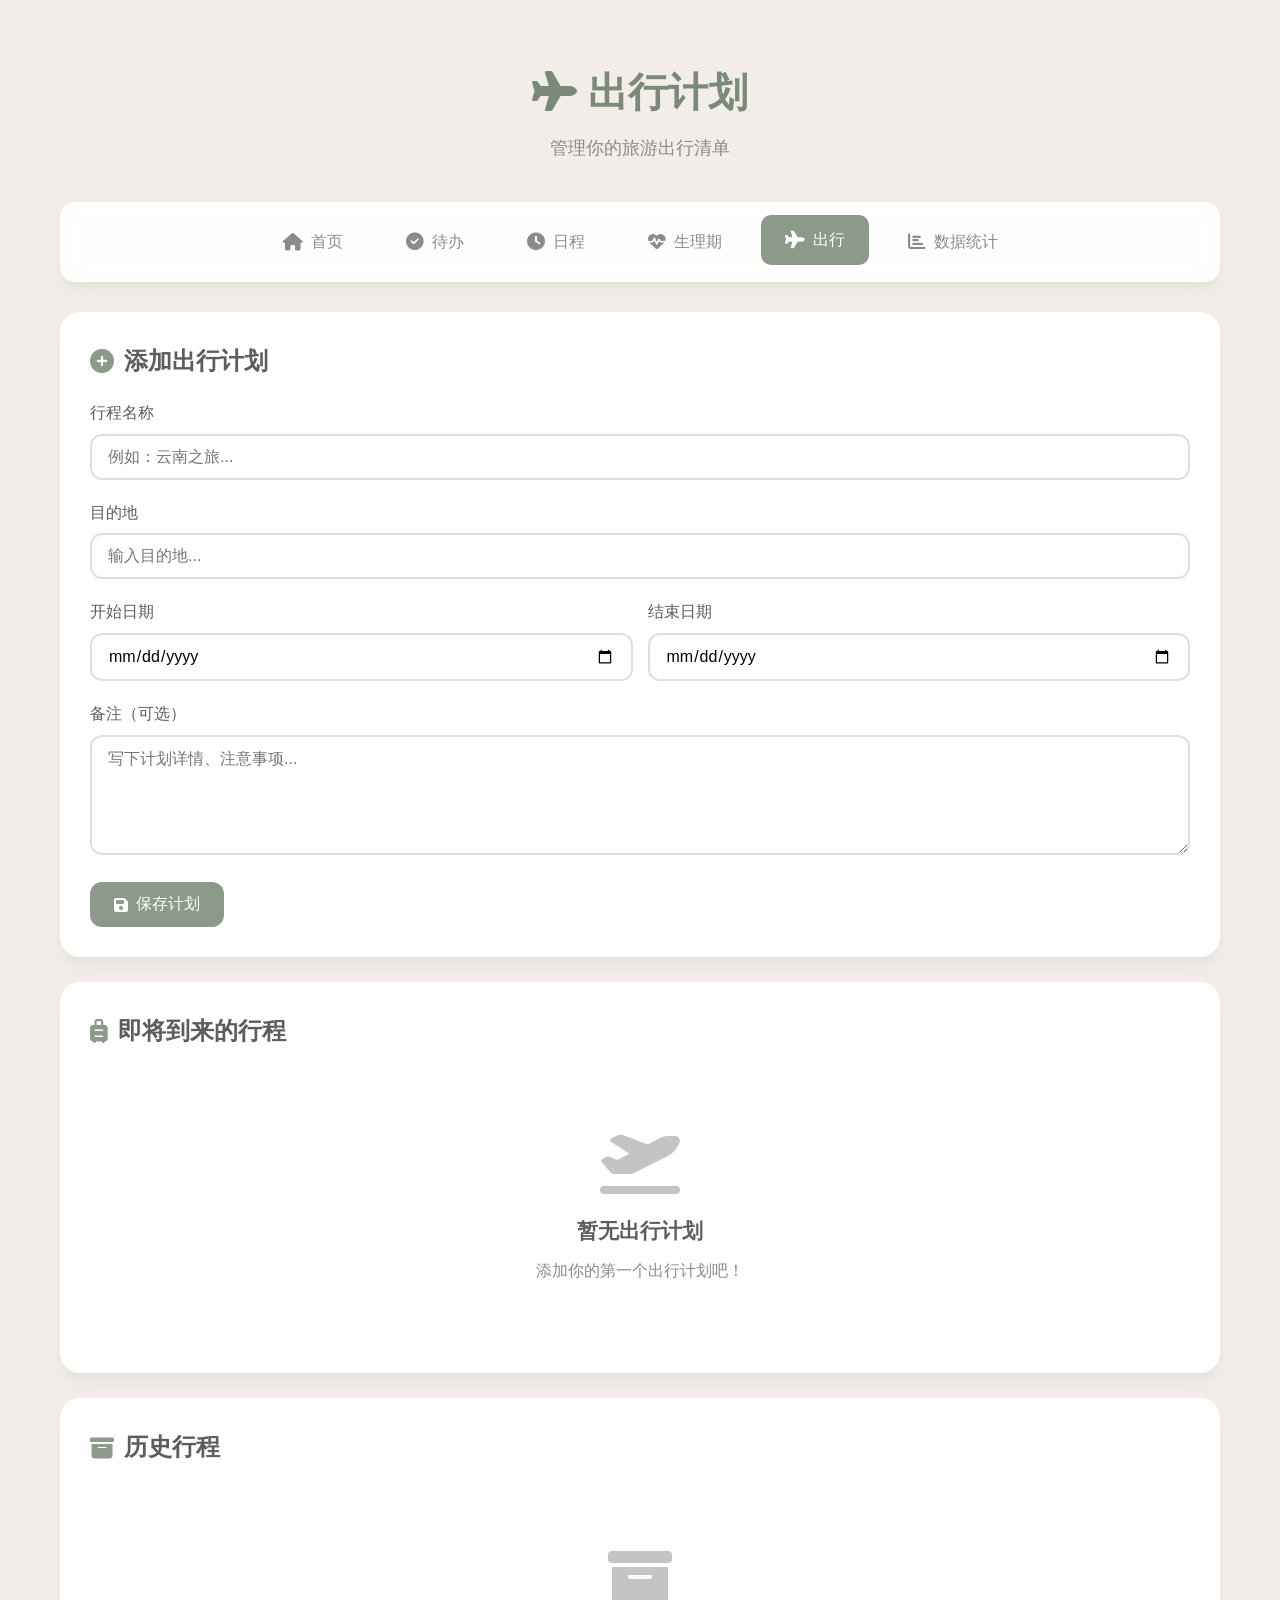
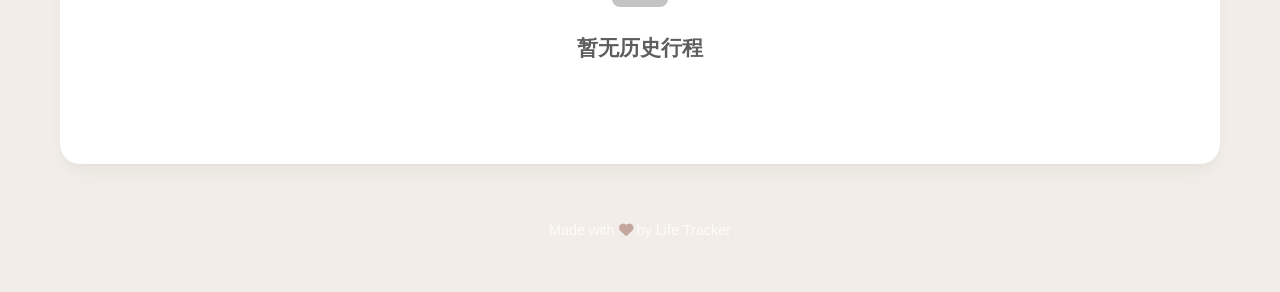
<file: travel.html>
<!DOCTYPE html>
<html lang="zh-CN">
<head>
    <meta charset="UTF-8">
    <meta name="viewport" content="width=device-width, initial-scale=1.0">
    <title>出行计划 - Life Tracker</title>
    <link rel="stylesheet" href="style.css">
    <link rel="stylesheet" href="https://cdnjs.cloudflare.com/ajax/libs/font-awesome/6.4.0/css/all.min.css">
</head>
<body>
    <div class="container">
        <header>
            <h1><i class="fas fa-plane"></i> 出行计划</h1>
            <p>管理你的旅游出行清单</p>
        </header>

        <nav>
            <ul>
                <li><a href="index.html"><i class="fas fa-home"></i> 首页</a></li>
                <li><a href="todo.html"><i class="fas fa-check-circle"></i> 待办</a></li>
                <li><a href="schedule.html"><i class="fas fa-clock"></i> 日程</a></li>
                <li><a href="period.html"><i class="fas fa-heartbeat"></i> 生理期</a></li>
                <li><a href="travel.html" class="active"><i class="fas fa-plane"></i> 出行</a></li>
                <li><a href="stats.html"><i class="fas fa-chart-bar"></i> 数据统计</a></li>
            </ul>
        </nav>

        <main>
            <section class="card fade-in">
                <h2 class="card-title"><i class="fas fa-plus-circle"></i> 添加出行计划</h2>
                <form id="travelForm">
                    <div class="form-group">
                        <label>行程名称</label>
                        <input type="text" class="form-control" id="travelTitle" placeholder="例如：云南之旅..." required>
                    </div>
                    <div class="form-group">
                        <label>目的地</label>
                        <input type="text" class="form-control" id="travelDestination" placeholder="输入目的地...">
                    </div>
                    <div style="display: grid; grid-template-columns: 1fr 1fr; gap: 15px;">
                        <div class="form-group">
                            <label>开始日期</label>
                            <input type="date" class="form-control" id="travelStart" required>
                        </div>
                        <div class="form-group">
                            <label>结束日期</label>
                            <input type="date" class="form-control" id="travelEnd">
                        </div>
                    </div>
                    <div class="form-group">
                        <label>备注（可选）</label>
                        <textarea class="form-control" id="travelNotes" rows="2" placeholder="写下计划详情、注意事项..."></textarea>
                    </div>
                    <button type="submit" class="btn btn-primary">
                        <i class="fas fa-save"></i> 保存计划
                    </button>
                </form>
            </section>

            <section class="card fade-in">
                <div class="section-header">
                    <h2><i class="fas fa-suitcase-rolling"></i> 即将到来的行程</h2>
                </div>
                <div id="upcomingTravels">
                </div>
            </section>

            <section class="card fade-in">
                <div class="section-header">
                    <h2><i class="fas fa-archive"></i> 历史行程</h2>
                </div>
                <div id="pastTravels">
                </div>
            </section>
        </main>

        <footer>
            <p>Made with <i class="fas fa-heart" style="color: var(--danger-color);"></i> by Life Tracker</p>
        </footer>
    </div>

    <script src="app.js"></script>
    <script>
        document.addEventListener('DOMContentLoaded', function() {
            loadTravels();
        });

        function loadTravels() {
            const travels = getTravels();
            const today = getToday();
            
            const upcoming = travels.filter(t => t.startDate >= today && !t.completed);
            const past = travels.filter(t => t.startDate < today || t.completed);

            const upcomingContainer = document.getElementById('upcomingTravels');
            const pastContainer = document.getElementById('pastTravels');

            if (upcoming.length === 0) {
                upcomingContainer.innerHTML = `
                    <div class="empty-state">
                        <i class="fas fa-plane-departure"></i>
                        <h3>暂无出行计划</h3>
                        <p>添加你的第一个出行计划吧！</p>
                    </div>
                `;
            } else {
                upcomingContainer.innerHTML = upcoming.map(travel => renderTravelCard(travel)).join('');
            }

            if (past.length === 0) {
                pastContainer.innerHTML = `
                    <div class="empty-state">
                        <i class="fas fa-archive"></i>
                        <h3>暂无历史行程</h3>
                    </div>
                `;
            } else {
                pastContainer.innerHTML = past.map(travel => renderTravelCard(travel, true)).join('');
            }
        }

        function renderTravelCard(travel, isPast = false) {
            return `
                <div class="travel-card ${isPast ? 'completed' : 'upcoming'}">
                    <div class="travel-header">
                        <div class="travel-title">${escapeHtml(travel.title)}</div>
                    </div>
                    ${travel.destination ? `<div class="travel-destination"><i class="fas fa-map-marker-alt"></i> ${escapeHtml(travel.destination)}</div>` : ''}
                    <div class="travel-dates">
                        <i class="fas fa-calendar"></i>
                        ${formatDate(travel.startDate)} ${travel.endDate ? ' ~ ' + formatDate(travel.endDate) : ''}
                    </div>
                    ${travel.notes ? `<div class="travel-notes">${escapeHtml(travel.notes)}</div>` : ''}
                    <div class="travel-actions">
                        ${!isPast ? `
                            <button class="btn btn-sm btn-success" onclick="markTravelCompleted('${travel.id}')">
                                <i class="fas fa-check"></i> 标记完成
                            </button>
                        ` : ''}
                        <button class="btn btn-sm btn-danger" onclick="deleteTravelRecord('${travel.id}')">
                            <i class="fas fa-trash"></i> 删除
                        </button>
                    </div>
                </div>
            `;
        }

        document.getElementById('travelForm').addEventListener('submit', function(e) {
            e.preventDefault();

            const title = document.getElementById('travelTitle').value.trim();
            const destination = document.getElementById('travelDestination').value.trim();
            const startDate = document.getElementById('travelStart').value;
            const endDate = document.getElementById('travelEnd').value;
            const notes = document.getElementById('travelNotes').value.trim();

            if (title && startDate) {
                addTravel(title, destination, startDate, endDate, notes);
                document.getElementById('travelForm').reset();
                loadTravels();
                showNotification('出行计划保存成功！');
            }
        });

        function markTravelCompleted(id) {
            confirmDialog('确定要标记这个行程为已完成吗？', () => {
                updateTravel(id, { completed: true });
                loadTravels();
                showNotification('行程已标记完成！');
            });
        }

        function deleteTravelRecord(id) {
            confirmDialog('确定要删除这个出行计划吗？', () => {
                deleteTravel(id);
                loadTravels();
                showNotification('出行计划已删除');
            });
        }

        function escapeHtml(text) {
            const div = document.createElement('div');
            div.textContent = text;
            return div.innerHTML;
        }
    </script>
</body>
</html>
</file>
<file: style.css>
* {
    margin: 0;
    padding: 0;
    box-sizing: border-box;
}

:root {
    --primary-color: #8B9A89;
    --primary-dark: #7A8978;
    --secondary-color: #C4B7A6;
    --accent-color: #D4C4B0;
    --success-color: #A8B5A0;
    --warning-color: #C9B896;
    --danger-color: #C4A69D;
    --bg-color: #F2EDE8;
    --card-bg: #FFFFFF;
    --text-primary: #5D5D5D;
    --text-secondary: #8B8B8B;
    --border-color: #E5DED6;
    --shadow: 0 4px 6px -1px rgba(139, 154, 137, 0.08), 0 2px 4px -1px rgba(139, 154, 137, 0.06);
    --shadow-lg: 0 10px 15px -3px rgba(139, 154, 137, 0.1), 0 4px 6px -2px rgba(139, 154, 137, 0.05);
}

body {
    font-family: -apple-system, BlinkMacSystemFont, 'Segoe UI', Roboto, 'Helvetica Neue', Arial, sans-serif;
    background: #F2EDE8;
    min-height: 100vh;
    color: var(--text-primary);
    line-height: 1.6;
}

.container {
    max-width: 1200px;
    margin: 0 auto;
    padding: 20px;
}

/* Header */
header {
    text-align: center;
    padding: 40px 20px;
    color: var(--text-primary);
}

header h1 {
    font-size: 2.5rem;
    margin-bottom: 10px;
    color: var(--primary-dark);
}

header p {
    font-size: 1.1rem;
    color: var(--text-secondary);
}

/* Navigation */
nav {
    background: rgba(255, 255, 255, 0.95);
    backdrop-filter: blur(10px);
    padding: 15px;
    border-radius: 15px;
    margin-bottom: 30px;
    box-shadow: var(--shadow-lg);
    position: sticky;
    top: 20px;
    z-index: 100;
}

nav ul {
    list-style: none;
    display: flex;
    justify-content: center;
    gap: 15px;
    flex-wrap: wrap;
}

nav a {
    text-decoration: none;
    color: var(--text-secondary);
    padding: 12px 24px;
    border-radius: 10px;
    transition: all 0.3s ease;
    font-weight: 500;
    display: flex;
    align-items: center;
    gap: 8px;
}

nav a:hover,
nav a.active {
    background: var(--primary-color);
    color: white;
    transform: translateY(-2px);
}

nav a i {
    font-size: 1.1rem;
}

/* Cards */
.card {
    background: var(--card-bg);
    border-radius: 20px;
    padding: 30px;
    margin-bottom: 25px;
    box-shadow: var(--shadow-lg);
    transition: transform 0.3s ease;
}

.card:hover {
    transform: translateY(-5px);
}

.card-title {
    font-size: 1.5rem;
    color: var(--text-primary);
    margin-bottom: 20px;
    display: flex;
    align-items: center;
    gap: 10px;
}

.card-title i {
    color: var(--primary-color);
}

/* Home Page Cards */
.feature-grid {
    display: grid;
    grid-template-columns: repeat(auto-fit, minmax(300px, 1fr));
    gap: 25px;
    margin-top: 30px;
}

.feature-card {
    background: var(--card-bg);
    border-radius: 20px;
    padding: 35px;
    text-align: center;
    box-shadow: var(--shadow-lg);
    transition: all 0.3s ease;
    cursor: pointer;
    text-decoration: none;
    color: inherit;
    display: block;
}

.feature-card:hover {
    transform: translateY(-10px);
    box-shadow: 0 20px 25px -5px rgba(0, 0, 0, 0.1), 0 10px 10px -5px rgba(0, 0, 0, 0.04);
}

.feature-icon {
    width: 80px;
    height: 80px;
    border-radius: 20px;
    display: flex;
    align-items: center;
    justify-content: center;
    margin: 0 auto 20px;
    font-size: 2rem;
    color: white;
}

.feature-card.todo .feature-icon {
    background: var(--primary-color);
}

.feature-card.goal .feature-icon {
    background: var(--secondary-color);
}

.feature-card.diary .feature-icon {
    background: var(--accent-color);
}

.feature-card h3 {
    font-size: 1.4rem;
    margin-bottom: 10px;
    color: var(--text-primary);
}

.feature-card p {
    color: var(--text-secondary);
    font-size: 0.95rem;
}

/* Stats */
.stats-container {
    display: grid;
    grid-template-columns: repeat(auto-fit, minmax(200px, 1fr));
    gap: 20px;
    margin-bottom: 30px;
}

.stat-card {
    background: var(--card-bg);
    border-radius: 15px;
    padding: 25px;
    text-align: center;
    box-shadow: var(--shadow);
}

.stat-number {
    font-size: 2.5rem;
    font-weight: bold;
    color: var(--primary-color);
    margin-bottom: 5px;
}

.stat-label {
    color: var(--text-secondary);
    font-size: 0.9rem;
}

/* Forms */
.form-group {
    margin-bottom: 20px;
}

.form-group label {
    display: block;
    margin-bottom: 8px;
    font-weight: 500;
    color: var(--text-primary);
}

.form-row {
    display: flex;
    gap: 15px;
}

.form-row .form-group {
    flex: 1;
}

.category-selector {
    display: flex;
    flex-wrap: wrap;
    gap: 10px;
}

.category-btn {
    padding: 10px 16px;
    border: 2px solid var(--border-color);
    border-radius: 20px;
    background: var(--card-bg);
    color: var(--text-primary);
    font-size: 0.9rem;
    cursor: pointer;
    transition: all 0.3s ease;
    display: flex;
    align-items: center;
    gap: 6px;
}

.category-btn:hover {
    border-color: var(--cat-color);
    background: rgba(0,0,0,0.02);
}

.category-btn.active {
    border-color: var(--cat-color);
    background: var(--cat-color);
    color: white;
}

.category-tag {
    display: inline-block;
    padding: 2px 8px;
    border-radius: 10px;
    color: white;
    font-size: 0.75rem;
    margin-left: 8px;
}

.form-control {
    width: 100%;
    padding: 12px 16px;
    border: 2px solid var(--border-color);
    border-radius: 12px;
    font-size: 1rem;
    transition: all 0.3s ease;
    font-family: inherit;
}

.form-control:focus {
    outline: none;
    border-color: var(--primary-color);
    box-shadow: 0 0 0 3px rgba(102, 126, 234, 0.1);
}

textarea.form-control {
    resize: vertical;
    min-height: 120px;
}

/* Buttons */
.btn {
    padding: 12px 24px;
    border: none;
    border-radius: 12px;
    font-size: 1rem;
    font-weight: 500;
    cursor: pointer;
    transition: all 0.3s ease;
    display: inline-flex;
    align-items: center;
    gap: 8px;
    text-decoration: none;
}

.btn-primary {
    background: var(--primary-color);
    color: white;
}

.btn-primary:hover {
    transform: translateY(-2px);
    box-shadow: 0 4px 12px rgba(139, 154, 137, 0.3);
}

.btn-success {
    background: var(--success-color);
    color: white;
}

.btn-danger {
    background: var(--danger-color);
    color: white;
}

.btn-warning {
    background: var(--warning-color);
    color: white;
}

.btn-secondary {
    background: var(--border-color);
    color: var(--text-primary);
}

.btn-sm {
    padding: 8px 16px;
    font-size: 0.875rem;
}

.btn:hover {
    transform: translateY(-2px);
}

/* Todo List */
.todo-list {
    list-style: none;
}

.todo-item {
    display: flex;
    align-items: center;
    padding: 16px;
    background: var(--bg-color);
    border-radius: 12px;
    margin-bottom: 12px;
    transition: all 0.3s ease;
}

.todo-item:hover {
    background: #edf2f7;
}

.todo-item.completed .todo-text {
    text-decoration: line-through;
    color: var(--text-secondary);
}

.todo-checkbox {
    width: 24px;
    height: 24px;
    border: 2px solid var(--primary-color);
    border-radius: 6px;
    margin-right: 15px;
    cursor: pointer;
    display: flex;
    align-items: center;
    justify-content: center;
    transition: all 0.3s ease;
    flex-shrink: 0;
}

.todo-checkbox:hover {
    background: rgba(102, 126, 234, 0.1);
}

.todo-item.completed .todo-checkbox {
    background: var(--success-color);
    border-color: var(--success-color);
}

.todo-checkbox i {
    color: white;
    font-size: 0.8rem;
    opacity: 0;
}

.todo-item.completed .todo-checkbox i {
    opacity: 1;
}

.todo-text {
    flex: 1;
    font-size: 1rem;
}

.todo-actions {
    display: flex;
    gap: 8px;
}

.todo-btn {
    width: 36px;
    height: 36px;
    border: none;
    border-radius: 8px;
    cursor: pointer;
    display: flex;
    align-items: center;
    justify-content: center;
    transition: all 0.3s ease;
    background: transparent;
}

.todo-btn:hover {
    background: var(--border-color);
}

.todo-btn.edit {
    color: var(--warning-color);
}

.todo-btn.delete {
    color: var(--danger-color);
}

/* Goals */
.goal-list {
    list-style: none;
}

.goal-item {
    background: var(--bg-color);
    border-radius: 15px;
    padding: 20px;
    margin-bottom: 15px;
    transition: all 0.3s ease;
}

.goal-item:hover {
    box-shadow: var(--shadow);
}

.goal-header {
    display: flex;
    justify-content: space-between;
    align-items: flex-start;
    margin-bottom: 15px;
}

.goal-title {
    font-size: 1.1rem;
    font-weight: 600;
    color: var(--text-primary);
    margin-bottom: 5px;
}

.goal-description {
    color: var(--text-secondary);
    font-size: 0.9rem;
}

.goal-progress-container {
    margin-top: 15px;
}

.goal-progress-bar {
    height: 10px;
    background: var(--border-color);
    border-radius: 5px;
    overflow: hidden;
    margin-bottom: 10px;
}

.goal-progress-fill {
    height: 100%;
    background: var(--primary-color);
    border-radius: 5px;
    transition: width 0.5s ease;
}

.goal-progress-text {
    display: flex;
    justify-content: space-between;
    font-size: 0.85rem;
    color: var(--text-secondary);
}

.goal-actions {
    display: flex;
    gap: 10px;
    margin-top: 15px;
}

/* Diary */
.diary-list {
    list-style: none;
}

.diary-item {
    background: var(--bg-color);
    border-radius: 15px;
    padding: 25px;
    margin-bottom: 20px;
    transition: all 0.3s ease;
    position: relative;
}

.diary-item:hover {
    box-shadow: var(--shadow);
}

.diary-date {
    display: flex;
    align-items: center;
    gap: 10px;
    margin-bottom: 15px;
    color: var(--text-secondary);
    font-size: 0.9rem;
}

.diary-mood {
    position: absolute;
    top: 20px;
    right: 20px;
    font-size: 2rem;
}

.diary-content {
    color: var(--text-primary);
    line-height: 1.8;
    white-space: pre-wrap;
}

.diary-actions {
    display: flex;
    gap: 10px;
    margin-top: 15px;
    padding-top: 15px;
    border-top: 1px solid var(--border-color);
}

/* Mood Selector */
.mood-selector {
    display: flex;
    gap: 15px;
    flex-wrap: wrap;
    margin-bottom: 20px;
}

.mood-option {
    width: 60px;
    height: 60px;
    border: 3px solid var(--border-color);
    border-radius: 15px;
    display: flex;
    align-items: center;
    justify-content: center;
    font-size: 1.8rem;
    cursor: pointer;
    transition: all 0.3s ease;
    background: white;
}

.mood-option:hover {
    transform: scale(1.1);
}

.mood-option.selected {
    border-color: var(--primary-color);
    background: rgba(102, 126, 234, 0.1);
    transform: scale(1.1);
}

/* Empty State */
.empty-state {
    text-align: center;
    padding: 60px 20px;
    color: var(--text-secondary);
}

.empty-state i {
    font-size: 4rem;
    margin-bottom: 20px;
    opacity: 0.5;
}

.empty-state h3 {
    font-size: 1.3rem;
    margin-bottom: 10px;
    color: var(--text-primary);
}

/* Modal */
.modal {
    display: none;
    position: fixed;
    top: 0;
    left: 0;
    width: 100%;
    height: 100%;
    background: rgba(0, 0, 0, 0.5);
    z-index: 1000;
    align-items: center;
    justify-content: center;
    padding: 20px;
}

.modal.active {
    display: flex;
}

.modal-content {
    background: white;
    border-radius: 20px;
    padding: 30px;
    max-width: 500px;
    width: 100%;
    max-height: 90vh;
    overflow-y: auto;
    animation: modalSlideIn 0.3s ease;
}

@keyframes modalSlideIn {
    from {
        opacity: 0;
        transform: translateY(-50px);
    }
    to {
        opacity: 1;
        transform: translateY(0);
    }
}

.modal-header {
    display: flex;
    justify-content: space-between;
    align-items: center;
    margin-bottom: 20px;
}

.modal-title {
    font-size: 1.3rem;
    color: var(--text-primary);
}

.modal-close {
    width: 36px;
    height: 36px;
    border: none;
    background: var(--bg-color);
    border-radius: 10px;
    cursor: pointer;
    display: flex;
    align-items: center;
    justify-content: center;
    transition: all 0.3s ease;
}

.modal-close:hover {
    background: var(--border-color);
}

/* Filter Tabs */
.filter-tabs {
    display: flex;
    gap: 10px;
    margin-bottom: 20px;
    flex-wrap: wrap;
}

.filter-tab {
    padding: 10px 20px;
    border: none;
    background: var(--bg-color);
    border-radius: 10px;
    cursor: pointer;
    font-size: 0.9rem;
    color: var(--text-secondary);
    transition: all 0.3s ease;
}

.filter-tab:hover,
.filter-tab.active {
    background: var(--primary-color);
    color: white;
}

/* Progress Input */
.progress-input {
    display: flex;
    align-items: center;
    gap: 15px;
}

.progress-input input[type="range"] {
    flex: 1;
    height: 8px;
    -webkit-appearance: none;
    background: var(--border-color);
    border-radius: 4px;
    outline: none;
}

.progress-input input[type="range"]::-webkit-slider-thumb {
    -webkit-appearance: none;
    width: 24px;
    height: 24px;
    background: var(--primary-color);
    border-radius: 50%;
    cursor: pointer;
    box-shadow: 0 2px 6px rgba(0, 0, 0, 0.15);
}

.progress-value {
    font-weight: 600;
    color: var(--primary-color);
    min-width: 45px;
    text-align: right;
}

/* Footer */
footer {
    text-align: center;
    padding: 30px;
    color: rgba(255, 255, 255, 0.8);
    font-size: 0.9rem;
}

/* Animations */
@keyframes fadeIn {
    from {
        opacity: 0;
        transform: translateY(20px);
    }
    to {
        opacity: 1;
        transform: translateY(0);
    }
}

.fade-in {
    animation: fadeIn 0.5s ease;
}

/* Mobile Responsive */
@media (max-width: 768px) {
    header h1 {
        font-size: 1.8rem;
    }

    header p {
        font-size: 1rem;
    }

    nav {
        padding: 10px;
        top: 10px;
    }

    nav ul {
        gap: 8px;
    }

    nav a {
        padding: 10px 16px;
        font-size: 0.9rem;
    }

    .card {
        padding: 20px;
    }

    .feature-grid {
        grid-template-columns: 1fr;
        gap: 15px;
    }

    .feature-card {
        padding: 25px;
    }

    .feature-icon {
        width: 60px;
        height: 60px;
        font-size: 1.5rem;
    }

    .stats-container {
        grid-template-columns: repeat(2, 1fr);
        gap: 10px;
    }

    .stat-card {
        padding: 15px;
    }

    .stat-number {
        font-size: 1.8rem;
    }

    .todo-item {
        padding: 12px;
    }

    .todo-text {
        font-size: 0.95rem;
    }

    .goal-header {
        flex-direction: column;
        gap: 10px;
    }

    .goal-actions {
        flex-wrap: wrap;
    }

    .mood-option {
        width: 50px;
        height: 50px;
        font-size: 1.5rem;
    }

    .modal-content {
        padding: 20px;
        margin: 10px;
    }

    .btn {
        padding: 10px 18px;
        font-size: 0.9rem;
    }
}

@media (max-width: 480px) {
    .container {
        padding: 10px;
    }

    header {
        padding: 25px 15px;
    }

    nav a {
        padding: 8px 12px;
        font-size: 0.85rem;
    }

    nav a i {
        font-size: 1rem;
    }

    .stats-container {
        grid-template-columns: 1fr;
    }

    .filter-tabs {
        justify-content: center;
    }

    .filter-tab {
        padding: 8px 14px;
        font-size: 0.85rem;
    }
}

/* Scrollbar */
::-webkit-scrollbar {
    width: 8px;
}

::-webkit-scrollbar-track {
    background: var(--bg-color);
    border-radius: 4px;
}

::-webkit-scrollbar-thumb {
    background: var(--primary-color);
    border-radius: 4px;
}

::-webkit-scrollbar-thumb:hover {
    background: var(--primary-dark);
}

/* Print Styles */
@media print {
    nav,
    .btn,
    .todo-actions,
    .goal-actions,
    .diary-actions {
        display: none !important;
    }

    body {
        background: white;
    }

    .card {
        box-shadow: none;
        border: 1px solid var(--border-color);
    }
}

/* ==================== New Feature Styles ==================== */

/* Greeting Section */
.greeting-section {
    text-align: center;
    padding: 30px;
    background: var(--card-bg);
    border-radius: 20px;
    margin-bottom: 30px;
    box-shadow: var(--shadow-lg);
}

.greeting-message {
    font-size: 1.8rem;
    color: var(--primary-dark);
    margin-bottom: 15px;
    font-weight: 600;
}

.current-date {
    font-size: 1.2rem;
    color: var(--text-secondary);
}

/* Timeline Styles */
.timeline-container {
    position: relative;
    padding: 20px 0;
}

.timeline-date-nav {
    display: flex;
    justify-content: center;
    align-items: center;
    gap: 20px;
    margin-bottom: 25px;
}

.timeline-date-nav .btn {
    padding: 8px 16px;
}

.timeline-current-date {
    font-size: 1.3rem;
    font-weight: 600;
    color: var(--primary-color);
    min-width: 200px;
    text-align: center;
}

.timeline {
    position: relative;
    padding-left: 40px;
}

.timeline::before {
    content: '';
    position: absolute;
    left: 80px;
    top: 0;
    bottom: 0;
    width: 2px;
    background: var(--border-color);
}

.timeline-item {
    position: relative;
    margin-bottom: 25px;
    padding: 15px 20px;
    background: var(--card-bg);
    border-radius: 12px;
    box-shadow: var(--shadow);
    transition: all 0.3s ease;
}

.timeline-item:hover {
    transform: translateX(5px);
    box-shadow: var(--shadow-lg);
}

.timeline-item::before {
    content: '';
    position: absolute;
    left: -32px;
    top: 20px;
    width: 12px;
    height: 12px;
    background: var(--primary-color);
    border-radius: 50%;
    border: 3px solid var(--bg-color);
}

.timeline-time {
    font-size: 0.9rem;
    color: var(--primary-color);
    font-weight: 600;
    margin-bottom: 5px;
}

.timeline-title {
    font-size: 1.1rem;
    font-weight: 600;
    color: var(--text-primary);
    margin-bottom: 5px;
}

.timeline-location {
    font-size: 0.85rem;
    color: var(--text-secondary);
    display: flex;
    align-items: center;
    gap: 5px;
}

.timeline-actions {
    position: absolute;
    top: 15px;
    right: 15px;
    display: flex;
    gap: 8px;
}

.timeline-empty {
    text-align: center;
    padding: 40px;
    color: var(--text-secondary);
}

/* Schedule Form */
.schedule-form {
    background: var(--card-bg);
    border-radius: 15px;
    padding: 25px;
    margin-bottom: 25px;
    box-shadow: var(--shadow);
}

.schedule-form-row {
    display: grid;
    grid-template-columns: 120px 1fr 1fr auto;
    gap: 15px;
    align-items: end;
}

@media (max-width: 768px) {
    .schedule-form-row {
        grid-template-columns: 1fr 1fr;
    }
    
    .schedule-form-row .form-group:first-child {
        grid-column: 1 / -1;
    }
}

/* Exercise Section */
.exercise-stats-grid {
    display: grid;
    grid-template-columns: repeat(auto-fit, minmax(150px, 1fr));
    gap: 15px;
    margin-bottom: 25px;
}

.exercise-stat-card {
    background: var(--card-bg);
    border-radius: 15px;
    padding: 20px;
    text-align: center;
    box-shadow: var(--shadow);
}

.exercise-stat-number {
    font-size: 2rem;
    font-weight: bold;
    color: var(--primary-color);
}

.exercise-stat-label {
    font-size: 0.9rem;
    color: var(--text-secondary);
    margin-top: 5px;
}

.exercise-type-selector {
    display: flex;
    gap: 10px;
    flex-wrap: wrap;
    margin-bottom: 20px;
}

.exercise-type-btn {
    padding: 10px 20px;
    border: 2px solid var(--border-color);
    background: var(--card-bg);
    border-radius: 25px;
    cursor: pointer;
    transition: all 0.3s ease;
    font-size: 0.9rem;
    color: var(--text-secondary);
}

.exercise-type-btn:hover,
.exercise-type-btn.active {
    border-color: var(--primary-color);
    background: rgba(139, 154, 137, 0.1);
    color: var(--primary-color);
}

.exercise-history {
    margin-top: 25px;
}

.exercise-history-item {
    display: flex;
    justify-content: space-between;
    align-items: center;
    padding: 12px 15px;
    background: var(--bg-color);
    border-radius: 10px;
    margin-bottom: 10px;
}

.exercise-history-info {
    display: flex;
    align-items: center;
    gap: 15px;
}

.exercise-history-type {
    font-weight: 600;
    color: var(--primary-color);
}

.exercise-history-duration {
    color: var(--text-secondary);
    font-size: 0.9rem;
}

.exercise-history-date {
    color: var(--text-secondary);
    font-size: 0.85rem;
}

/* Reading Section */
.reading-card {
    background: var(--card-bg);
    border-radius: 15px;
    padding: 20px;
    margin-bottom: 15px;
    box-shadow: var(--shadow);
}

.reading-book-name {
    font-size: 1.2rem;
    font-weight: 600;
    color: var(--text-primary);
    margin-bottom: 10px;
}

.reading-info {
    display: flex;
    gap: 20px;
    margin-bottom: 10px;
    color: var(--text-secondary);
    font-size: 0.9rem;
}

.reading-thoughts {
    padding: 15px;
    background: var(--bg-color);
    border-radius: 10px;
    color: var(--text-secondary);
    font-size: 0.95rem;
    line-height: 1.6;
    margin-top: 10px;
}

/* Period Section */
.period-calendar {
    background: var(--card-bg);
    border-radius: 15px;
    padding: 25px;
    margin-bottom: 20px;
    box-shadow: var(--shadow);
}

.period-estimate {
    text-align: center;
    padding: 20px;
    background: linear-gradient(135deg, rgba(196, 182, 166, 0.2), rgba(212, 196, 176, 0.2));
    border-radius: 15px;
    margin-bottom: 20px;
}

.period-estimate-date {
    font-size: 1.5rem;
    font-weight: 600;
    color: var(--primary-color);
    margin-bottom: 5px;
}

.period-estimate-label {
    font-size: 0.9rem;
    color: var(--text-secondary);
}

.period-history {
    margin-top: 20px;
}

.period-history-item {
    display: flex;
    justify-content: space-between;
    align-items: center;
    padding: 15px;
    background: var(--bg-color);
    border-radius: 10px;
    margin-bottom: 10px;
}

.period-history-dates {
    font-weight: 600;
    color: var(--text-primary);
}

.period-history-notes {
    font-size: 0.85rem;
    color: var(--text-secondary);
    margin-top: 5px;
}

/* Travel Section */
.travel-card {
    background: var(--card-bg);
    border-radius: 15px;
    padding: 20px;
    margin-bottom: 15px;
    box-shadow: var(--shadow);
    border-left: 4px solid var(--primary-color);
}

.travel-card.upcoming {
    border-left-color: var(--success-color);
}

.travel-card.completed {
    border-left-color: var(--text-secondary);
    opacity: 0.7;
}

.travel-header {
    display: flex;
    justify-content: space-between;
    align-items: flex-start;
    margin-bottom: 10px;
}

.travel-title {
    font-size: 1.2rem;
    font-weight: 600;
    color: var(--text-primary);
}

.travel-destination {
    color: var(--text-secondary);
    font-size: 0.9rem;
    display: flex;
    align-items: center;
    gap: 5px;
    margin-bottom: 10px;
}

.travel-dates {
    color: var(--primary-color);
    font-size: 0.9rem;
    margin-bottom: 10px;
}

.travel-notes {
    padding: 10px;
    background: var(--bg-color);
    border-radius: 8px;
    font-size: 0.9rem;
    color: var(--text-secondary);
}

.travel-actions {
    display: flex;
    gap: 10px;
    margin-top: 15px;
}

/* Section Header */
.section-header {
    display: flex;
    justify-content: space-between;
    align-items: center;
    margin-bottom: 20px;
}

.section-header h2 {
    display: flex;
    align-items: center;
    gap: 10px;
}

.section-header h2 i {
    color: var(--primary-color);
}

/* Filter Tabs */
.filter-tabs {
    display: flex;
    gap: 10px;
    margin-bottom: 20px;
    flex-wrap: wrap;
}

.filter-tab {
    padding: 8px 16px;
    border-radius: 20px;
    border: 1px solid var(--border-color);
    background: var(--card-bg);
    color: var(--text-secondary);
    cursor: pointer;
    transition: all 0.3s ease;
    font-size: 0.9rem;
}

.filter-tab:hover {
    border-color: var(--primary-color);
    color: var(--primary-color);
}

.filter-tab.active {
    background: var(--primary-color);
    border-color: var(--primary-color);
    color: white;
}

/* Milktea Section */
.milktea-record {
    background: var(--card-bg);
    border-radius: 12px;
    padding: 15px;
    margin-bottom: 12px;
    box-shadow: var(--shadow);
    position: relative;
    border-left: 4px solid var(--danger-color);
}

.milktea-record-header {
    display: flex;
    justify-content: space-between;
    align-items: center;
    margin-bottom: 8px;
}

.milktea-record-name {
    font-weight: 600;
    color: var(--text-primary);
    font-size: 1rem;
}

.milktea-record-date {
    font-size: 0.85rem;
    color: var(--text-secondary);
}

.milktea-record-details {
    display: flex;
    gap: 15px;
    font-size: 0.9rem;
    color: var(--text-secondary);
}

.milktea-record-details span {
    display: flex;
    align-items: center;
    gap: 5px;
}

.milktea-record-notes {
    margin-top: 10px;
    padding: 10px;
    background: var(--bg-color);
    border-radius: 8px;
    font-size: 0.9rem;
    color: var(--text-secondary);
}

.milktea-record .todo-btn {
    position: absolute;
    top: 15px;
    right: 15px;
}

/* Login Page */
.login-container {
    min-height: 100vh;
    display: flex;
    align-items: center;
    justify-content: center;
    padding: 20px;
    background: linear-gradient(135deg, var(--bg-color) 0%, var(--secondary-color) 100%);
}

.login-card {
    background: var(--card-bg);
    border-radius: 20px;
    padding: 40px;
    width: 100%;
    max-width: 400px;
    box-shadow: var(--shadow-lg);
}

.login-header {
    text-align: center;
    margin-bottom: 30px;
}

.login-header h1 {
    font-size: 2rem;
    color: var(--primary-dark);
    margin-bottom: 10px;
}

.login-header h1 i {
    color: var(--danger-color);
}

.login-header p {
    color: var(--text-secondary);
    font-size: 0.95rem;
}

.login-tabs {
    display: flex;
    margin-bottom: 25px;
    background: var(--bg-color);
    border-radius: 10px;
    padding: 5px;
}

.login-tab {
    flex: 1;
    padding: 12px;
    border: none;
    background: transparent;
    color: var(--text-secondary);
    font-size: 1rem;
    cursor: pointer;
    border-radius: 8px;
    transition: all 0.3s ease;
}

.login-tab.active {
    background: var(--card-bg);
    color: var(--primary-dark);
    font-weight: 600;
    box-shadow: var(--shadow);
}

.login-form .form-group {
    margin-bottom: 20px;
}

.login-form label {
    display: block;
    margin-bottom: 8px;
    color: var(--text-primary);
    font-weight: 500;
}

.login-form label i {
    margin-right: 8px;
    color: var(--primary-color);
}

.login-form input {
    width: 100%;
    padding: 14px 16px;
    border: 2px solid var(--border-color);
    border-radius: 10px;
    font-size: 1rem;
    transition: all 0.3s ease;
    background: var(--bg-color);
}

.login-form input:focus {
    outline: none;
    border-color: var(--primary-color);
    background: var(--card-bg);
}

.btn-block {
    width: 100%;
    padding: 14px;
    font-size: 1.1rem;
}

.login-error {
    margin-top: 15px;
    padding: 12px;
    background: rgba(196, 166, 157, 0.2);
    border-radius: 8px;
    color: var(--danger-color);
    text-align: center;
    font-size: 0.9rem;
    display: none;
}

/* User Info in Header */
.user-info {
    position: absolute;
    top: 20px;
    right: 20px;
    display: flex;
    align-items: center;
    gap: 15px;
}

.user-welcome {
    color: var(--text-secondary);
    font-size: 0.9rem;
}

.user-welcome span {
    color: var(--primary-dark);
    font-weight: 600;
}

.btn-logout {
    padding: 8px 16px;
    background: var(--bg-color);
    color: var(--text-secondary);
    border: 1px solid var(--border-color);
    border-radius: 20px;
    font-size: 0.85rem;
    cursor: pointer;
    transition: all 0.3s ease;
}

.btn-logout:hover {
    background: var(--danger-color);
    color: white;
    border-color: var(--danger-color);
}

/* Header container relative positioning */
header {
    text-align: center;
    padding: 40px 20px;
    color: var(--text-primary);
    position: relative;
}
</file>
